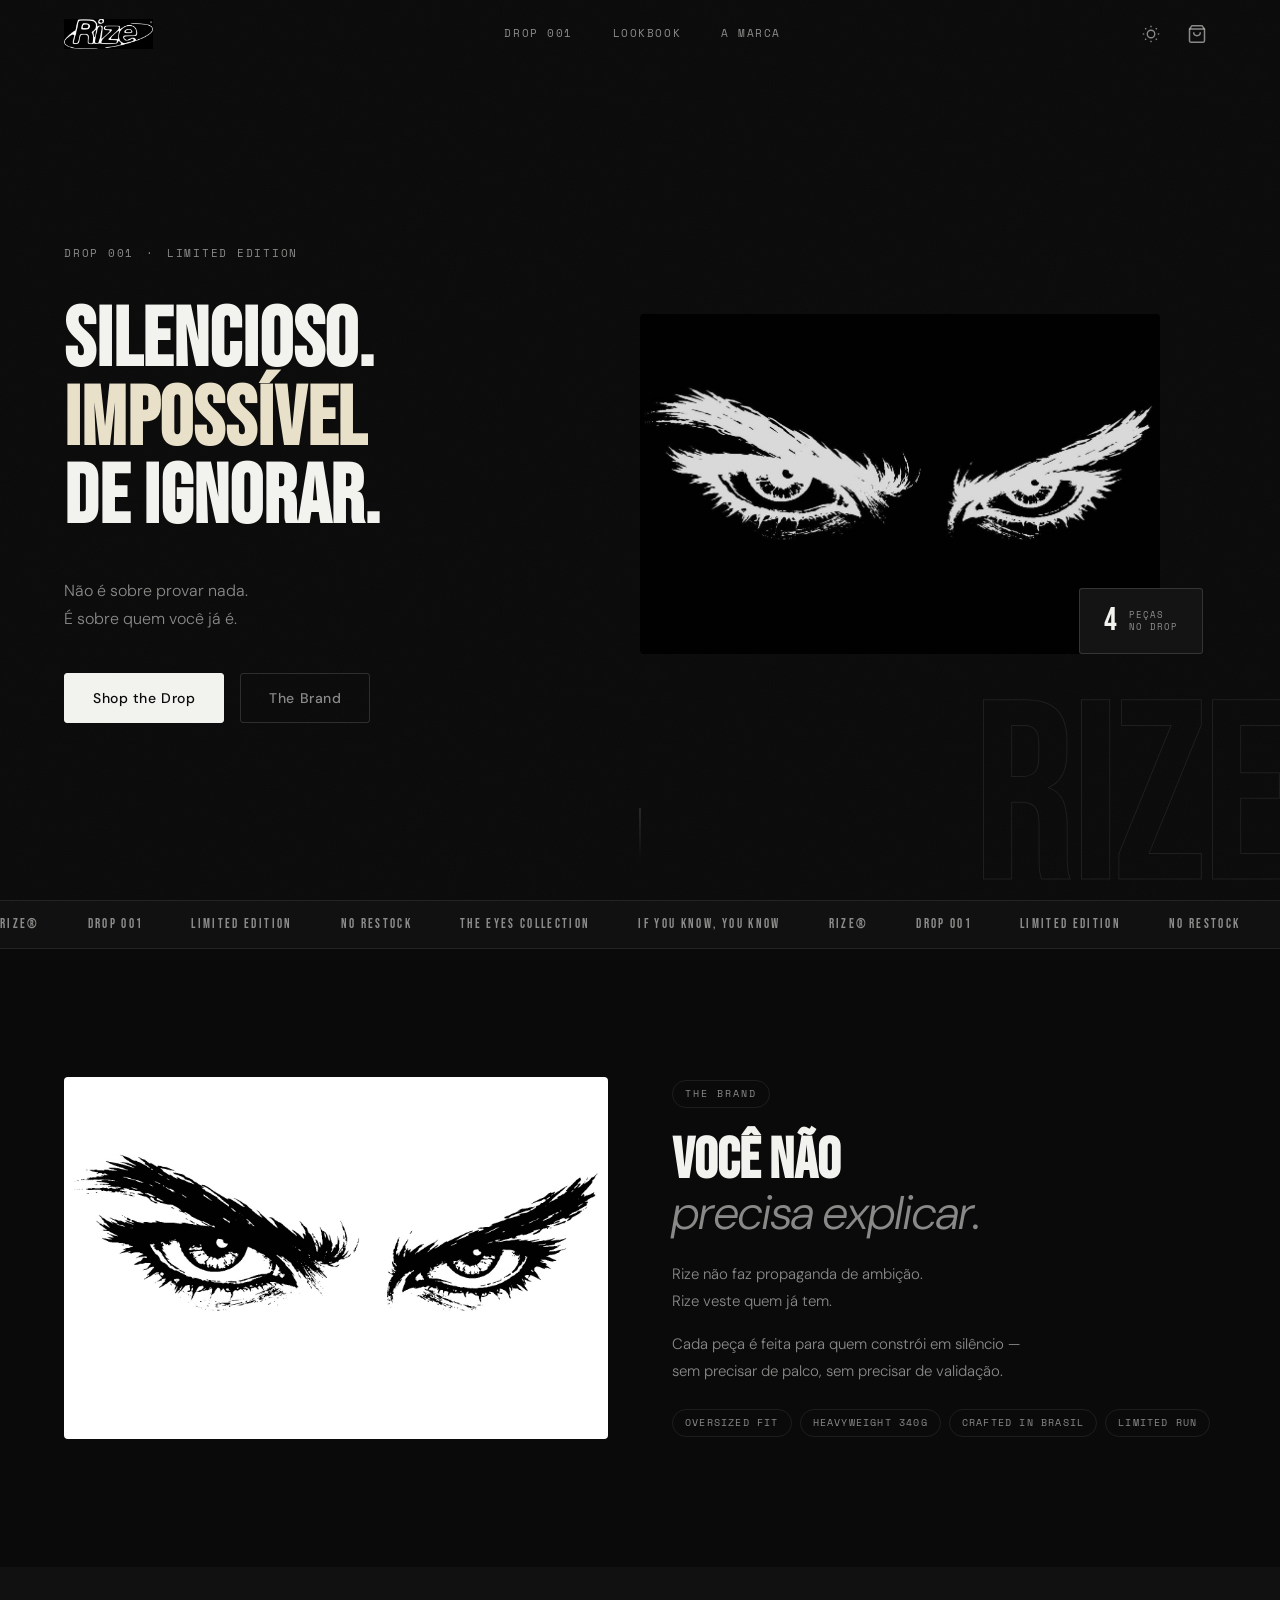
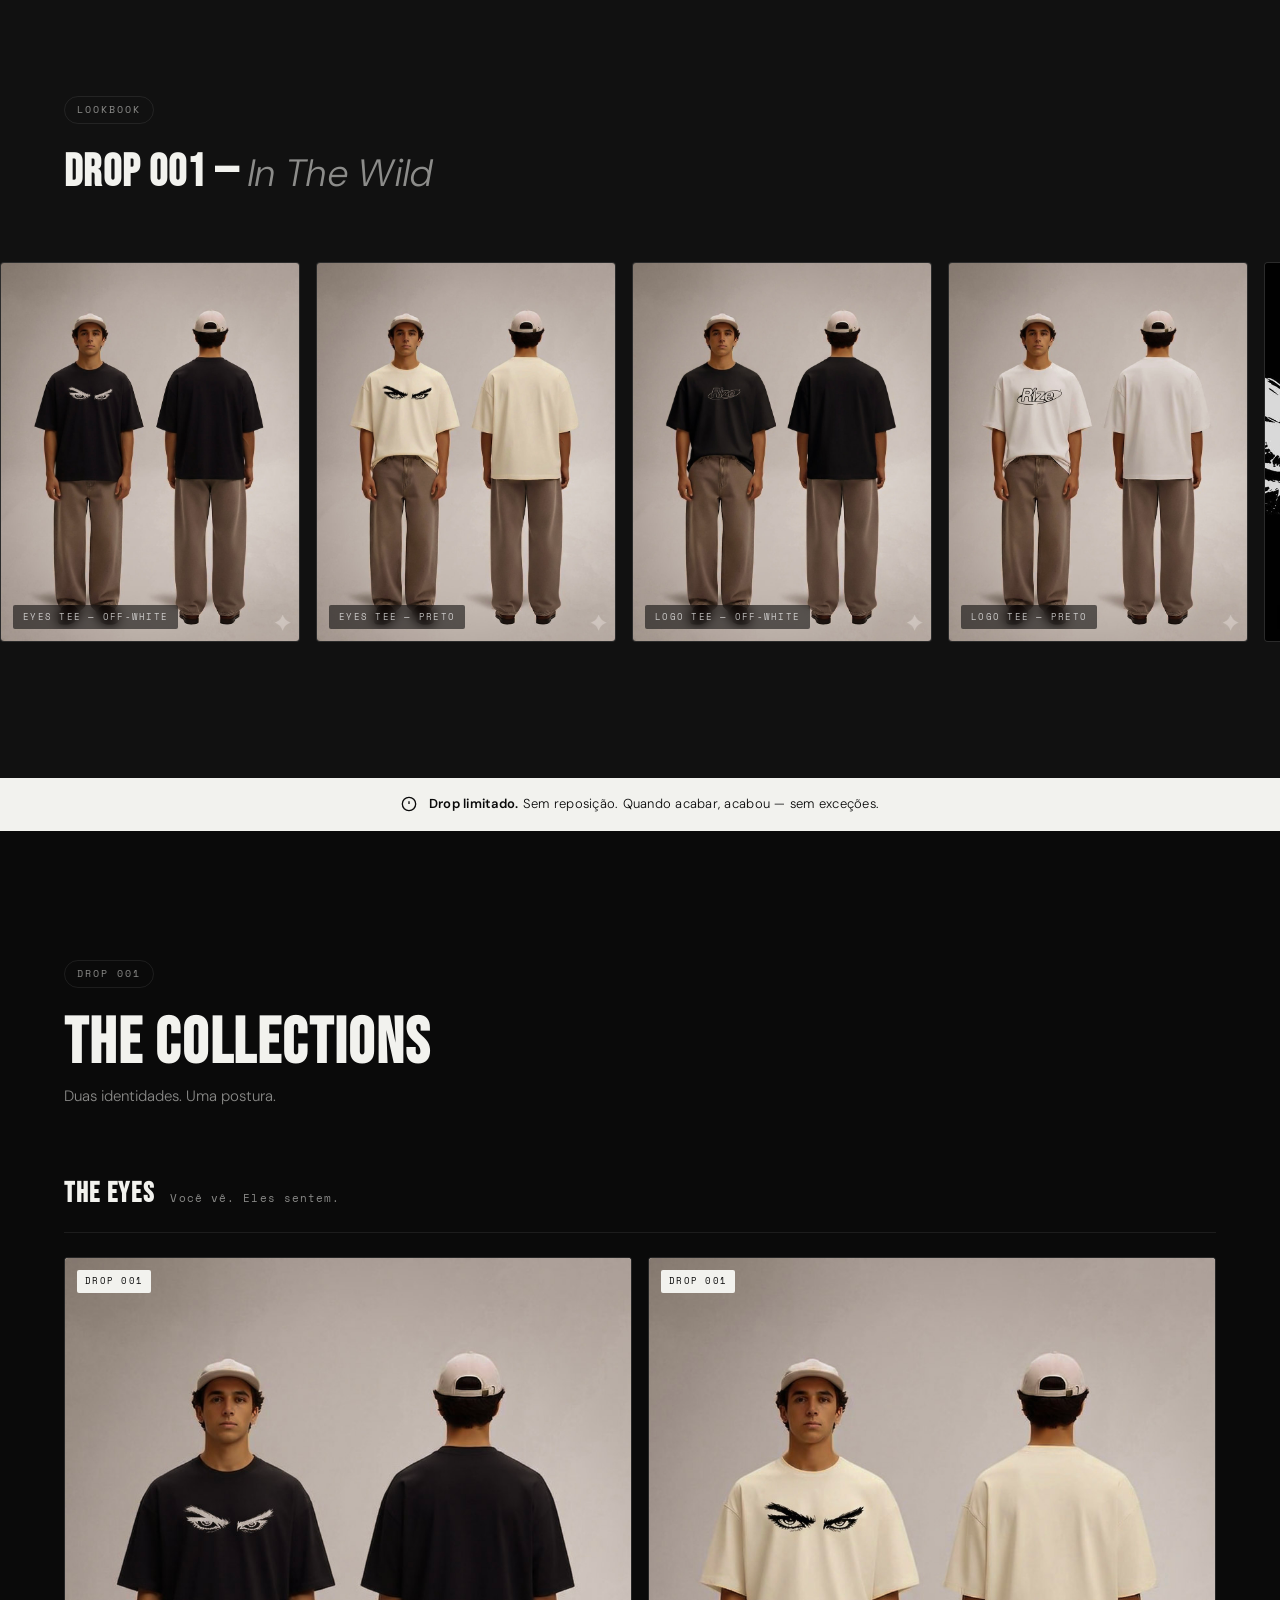
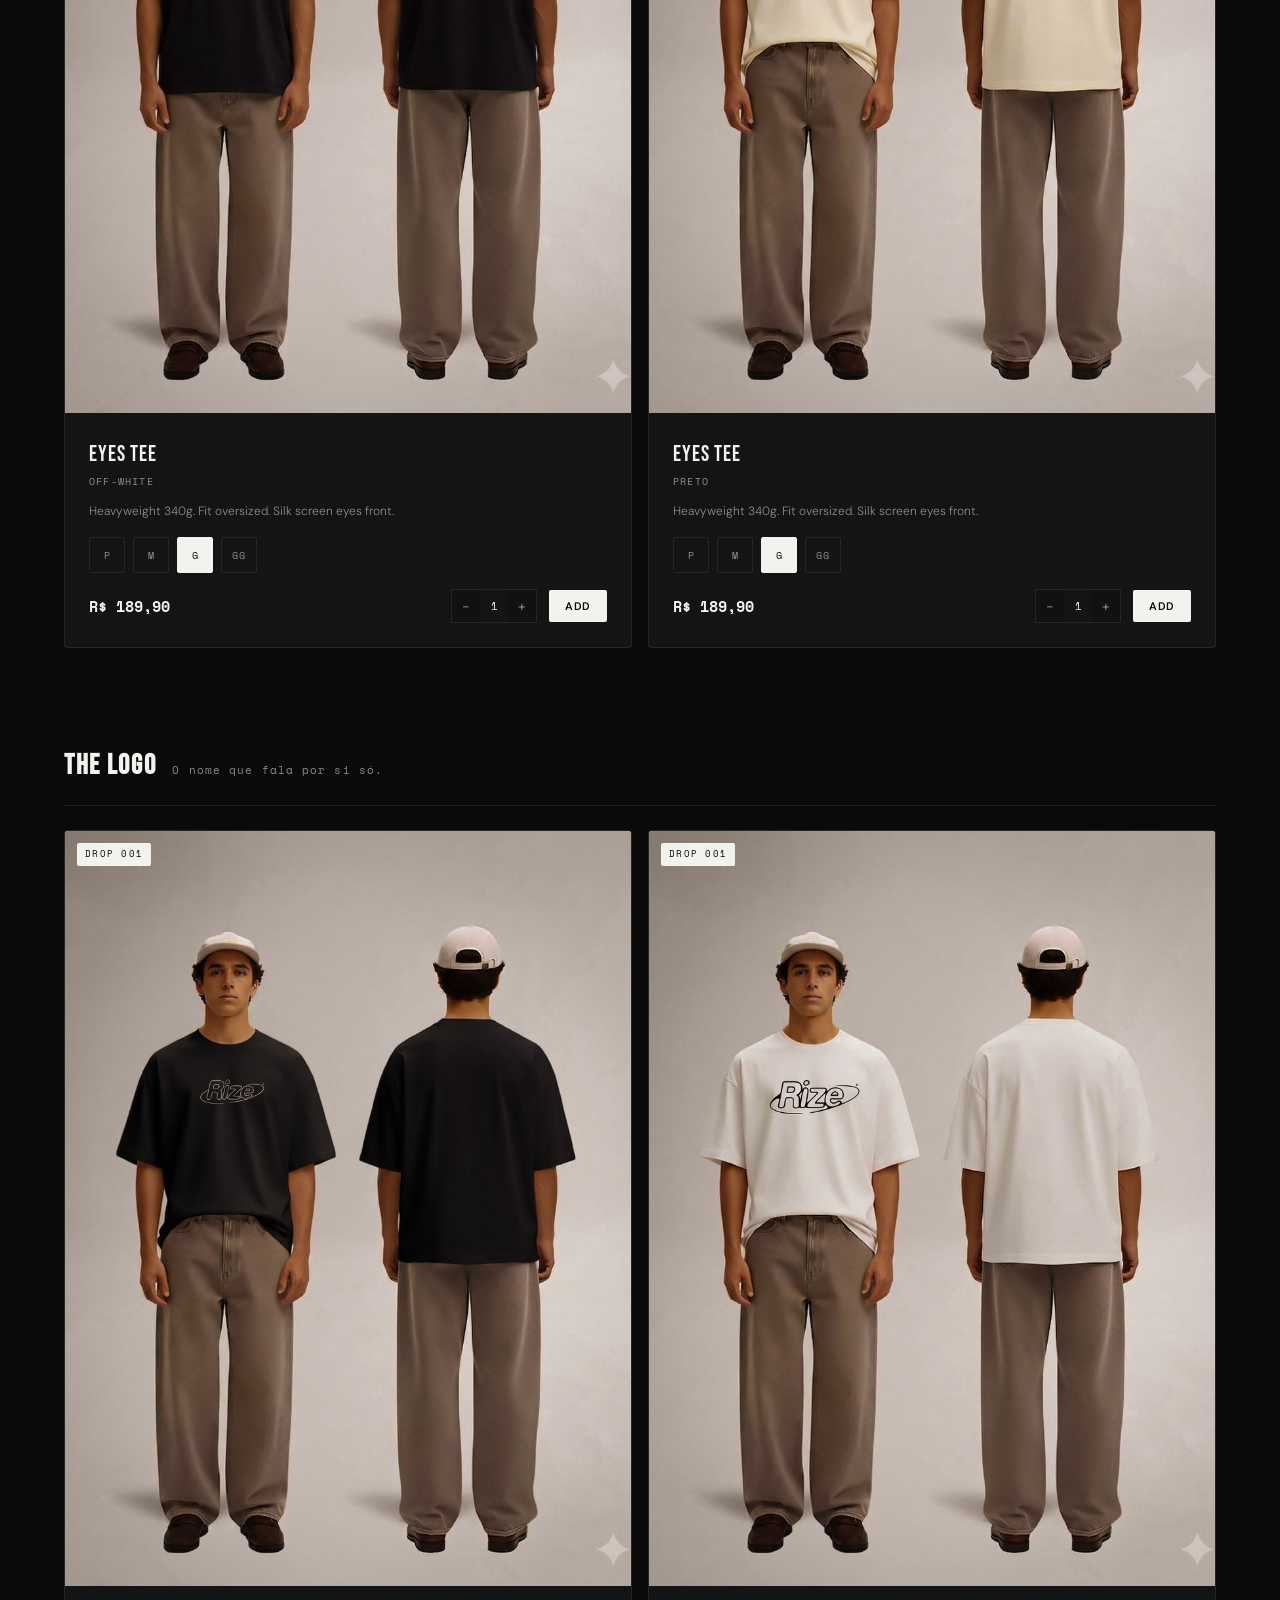
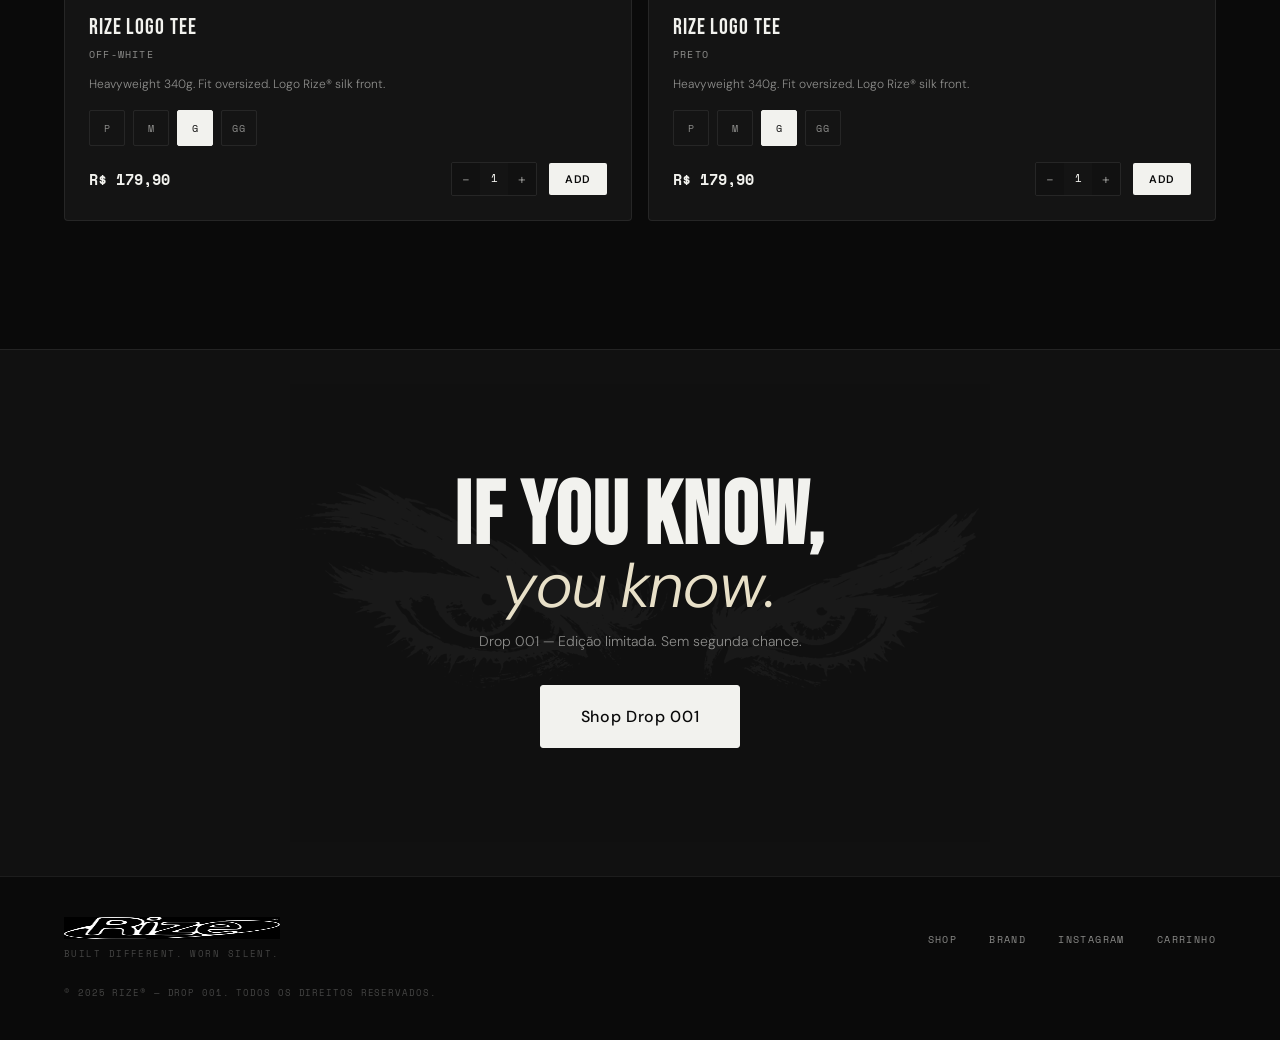
<file: index.html>
<!DOCTYPE html>
<html lang="pt-BR" data-theme="dark">
<head>
  <meta charset="UTF-8" />
  <meta name="viewport" content="width=device-width, initial-scale=1.0" />
  <title>Rize® — Drop 001 | The Eyes Collection</title>
  <meta name="description" content="Drop 001. Edição limitada. Sem reposição." />
  <link rel="preconnect" href="https://fonts.googleapis.com" />
  <link rel="preconnect" href="https://fonts.gstatic.com" crossorigin />
  <link href="https://fonts.googleapis.com/css2?family=Bebas+Neue&family=DM+Sans:ital,wght@0,300;0,400;0,500;0,600;1,300&family=Space+Mono:wght@400;700&display=swap" rel="stylesheet" />
  <link rel="stylesheet" href="css/style.css" />
</head>
<body>

  <!-- ==============================
       HEADER / NAV
  ============================== -->
  <header class="header" id="header">
    <div class="header__inner">

      <!-- Left: Logo -->
      <a href="index.html" class="header__logo" aria-label="Rize Home">
        <img src="assets/images/logo-white.png" alt="Rize®" class="header__logo-img header__logo-dark" />
        <img src="assets/images/logo-black.png" alt="Rize®" class="header__logo-img header__logo-light" />
      </a>

      <!-- Center: Nav Links (desktop) -->
      <nav class="header__nav" aria-label="Main navigation">
        <a href="#drop" class="header__nav-link">Drop 001</a>
        <a href="#gallery" class="header__nav-link">Lookbook</a>
        <a href="#identity" class="header__nav-link">A Marca</a>
      </nav>

      <!-- Right: Actions -->
      <div class="header__actions">
        <!-- Theme toggle -->
        <button class="header__icon-btn" id="themeToggle" aria-label="Alternar tema">
          <svg class="icon-moon" width="18" height="18" viewBox="0 0 24 24" fill="none" stroke="currentColor" stroke-width="1.8">
            <path d="M21 12.79A9 9 0 1111.21 3 7 7 0 0021 12.79z"/>
          </svg>
          <svg class="icon-sun" width="18" height="18" viewBox="0 0 24 24" fill="none" stroke="currentColor" stroke-width="1.8">
            <circle cx="12" cy="12" r="5"/>
            <line x1="12" y1="1" x2="12" y2="3"/><line x1="12" y1="21" x2="12" y2="23"/>
            <line x1="4.22" y1="4.22" x2="5.64" y2="5.64"/><line x1="18.36" y1="18.36" x2="19.78" y2="19.78"/>
            <line x1="1" y1="12" x2="3" y2="12"/><line x1="21" y1="12" x2="23" y2="12"/>
            <line x1="4.22" y1="19.78" x2="5.64" y2="18.36"/><line x1="18.36" y1="5.64" x2="19.78" y2="4.22"/>
          </svg>
        </button>

        <!-- Cart -->
        <button class="header__icon-btn header__cart-btn" id="cartToggle" aria-label="Carrinho">
          <svg width="20" height="20" viewBox="0 0 24 24" fill="none" stroke="currentColor" stroke-width="1.8">
            <path d="M6 2L3 6v14a2 2 0 002 2h14a2 2 0 002-2V6l-3-4z"/>
            <line x1="3" y1="6" x2="21" y2="6"/>
            <path d="M16 10a4 4 0 01-8 0"/>
          </svg>
          <span class="header__cart-badge" id="cartCount" aria-live="polite">0</span>
        </button>

        <!-- Mobile menu -->
        <button class="header__menu-btn" id="menuToggle" aria-label="Menu" aria-expanded="false">
          <span class="header__burger"></span>
        </button>
      </div>
    </div>

    <!-- Mobile Nav -->
    <div class="header__mobile" id="mobileNav" aria-hidden="true">
      <a href="#drop" class="header__mobile-link">Drop 001</a>
      <a href="#gallery" class="header__mobile-link">Lookbook</a>
      <a href="#identity" class="header__mobile-link">A Marca</a>
      <a href="cart.html" class="header__mobile-link">Finalizar pedido →</a>
    </div>
  </header>

  <!-- ==============================
       HERO
  ============================== -->
  <section class="hero" id="hero">
    <div class="hero__grain"></div>
    <div class="hero__bg-word" aria-hidden="true">RIZE</div>

    <div class="hero__content">
      <div class="hero__eyebrow">
        <span class="tag">Drop 001</span>
        <span class="tag tag--dot" aria-hidden="true">·</span>
        <span class="tag">Limited Edition</span>
      </div>

      <h1 class="hero__headline">
        <span class="reveal-line">Silencioso.</span>
        <span class="reveal-line accent-text">Impossível</span>
        <span class="reveal-line">de ignorar.</span>
      </h1>

      <p class="hero__sub reveal-fade">
        Não é sobre provar nada.<br />É sobre quem você já é.
      </p>

      <div class="hero__actions reveal-fade" style="--delay:.55s">
        <a href="#drop" class="btn btn--primary">Shop the Drop</a>
        <a href="#identity" class="btn btn--outline">The Brand</a>
      </div>
    </div>

    <div class="hero__visual reveal-slide">
      <div class="hero__img-frame">
        <!-- Black bg eyes — looks great on dark naturally -->
        <img src="assets/images/black-eye.png" alt="Rize® — The Eyes" class="hero__img" />
      </div>
      <div class="hero__stat-pill">
        <span class="hero__stat-num">4</span>
        <span class="hero__stat-label">peças<br />no drop</span>
      </div>
    </div>

    <div class="hero__scroll-cue" aria-hidden="true">
      <div class="hero__scroll-line"></div>
    </div>
  </section>

  <!-- ==============================
       TICKER
  ============================== -->
  <div class="ticker" aria-hidden="true">
    <div class="ticker__track">
      <span>RIZE®</span><span>DROP 001</span><span>LIMITED EDITION</span><span>NO RESTOCK</span><span>THE EYES COLLECTION</span><span>IF YOU KNOW, YOU KNOW</span>
      <span>RIZE®</span><span>DROP 001</span><span>LIMITED EDITION</span><span>NO RESTOCK</span><span>THE EYES COLLECTION</span><span>IF YOU KNOW, YOU KNOW</span>
      <span>RIZE®</span><span>DROP 001</span><span>LIMITED EDITION</span><span>NO RESTOCK</span><span>THE EYES COLLECTION</span><span>IF YOU KNOW, YOU KNOW</span>
    </div>
  </div>

  <!-- ==============================
       IDENTITY
  ============================== -->
  <section class="identity" id="identity">
    <div class="container">
      <div class="identity__grid">
        <div class="identity__visual scroll-reveal">
          <!-- White bg eyes — needs bg context for readability -->
          <div class="identity__eyes-wrap">
            <img src="assets/images/white-eye.png" alt="" aria-hidden="true" class="identity__eyes-img" />
          </div>
        </div>
        <div class="identity__text scroll-reveal" style="--sr-delay:.15s">
          <span class="label">The Brand</span>
          <h2 class="identity__headline">
            Você não<br /><em>precisa explicar.</em>
          </h2>
          <p class="body-text">
            Rize não faz propaganda de ambição.<br />
            Rize veste quem já tem.
          </p>
          <p class="body-text">
            Cada peça é feita para quem constrói em silêncio —<br />
            sem precisar de palco, sem precisar de validação.
          </p>
          <div class="identity__pills">
            <span class="pill">Oversized fit</span>
            <span class="pill">Heavyweight 340g</span>
            <span class="pill">Crafted in Brasil</span>
            <span class="pill">Limited run</span>
          </div>
        </div>
      </div>
    </div>
  </section>

  <!-- ==============================
       AUTO CAROUSEL / LOOKBOOK
  ============================== -->
  <section class="gallery" id="gallery">
    <div class="container">
      <div class="gallery__header scroll-reveal">
        <span class="label">Lookbook</span>
        <h2 class="gallery__headline">Drop 001 — <em>In The Wild</em></h2>
      </div>
    </div>

    <div class="autoplay-carousel">
      <div class="autoplay-carousel__track" id="autoCarouselTrack">
        <!-- Cloned for seamless loop — JS builds this -->
      </div>
    </div>
  </section>

  <!-- ==============================
       SCARCITY
  ============================== -->
  <div class="scarcity-bar">
    <div class="scarcity-bar__inner">
      <svg width="16" height="16" viewBox="0 0 24 24" fill="none" stroke="currentColor" stroke-width="2" aria-hidden="true">
        <circle cx="12" cy="12" r="10"/><line x1="12" y1="8" x2="12" y2="12"/><line x1="12" y1="16" x2="12.01" y2="16"/>
      </svg>
      <p><strong>Drop limitado.</strong> Sem reposição. Quando acabar, acabou — sem exceções.</p>
    </div>
  </div>

  <!-- ==============================
       PRODUCTS / DROP 001
  ============================== -->
  <section class="drop" id="drop">
    <div class="container">
      <div class="drop__header scroll-reveal">
        <span class="label">Drop 001</span>
        <h2 class="drop__headline">The Collections</h2>
        <p class="drop__sub">Duas identidades. Uma postura.</p>
      </div>

      <!-- Collection: Eyes -->
      <div class="collection scroll-reveal">
        <div class="collection__header">
          <h3 class="collection__name">The Eyes</h3>
          <p class="collection__desc">Você vê. Eles sentem.</p>
        </div>
        <div class="products-grid" id="eyesGrid"></div>
      </div>

      <!-- Collection: Logo -->
      <div class="collection scroll-reveal" style="--sr-delay:.1s">
        <div class="collection__header">
          <h3 class="collection__name">The Logo</h3>
          <p class="collection__desc">O nome que fala por si só.</p>
        </div>
        <div class="products-grid" id="logoGrid"></div>
      </div>
    </div>
  </section>

  <!-- ==============================
       FINAL CTA
  ============================== -->
  <section class="cta-final">
    <div class="cta-final__eyes-bg" aria-hidden="true">
      <img src="assets/images/black-eye.png" alt="" />
    </div>
    <div class="container">
      <div class="cta-final__content scroll-reveal">
        <h2 class="cta-final__headline">
          If you know,<br /><em>you know.</em>
        </h2>
        <p class="cta-final__sub">Drop 001 — Edição limitada. Sem segunda chance.</p>
        <a href="#drop" class="btn btn--primary btn--lg">Shop Drop 001</a>
      </div>
    </div>
  </section>

  <!-- ==============================
       FOOTER
  ============================== -->
  <footer class="footer">
    <div class="container">
      <div class="footer__inner">
        <div class="footer__brand">
          <img src="assets/images/logo-white.png" alt="Rize®" class="footer__logo footer__logo-dark" />
          <img src="assets/images/logo-black.png" alt="Rize®" class="footer__logo footer__logo-light" />
          <p class="footer__tagline">Built different. Worn silent.</p>
        </div>
        <div class="footer__links">
          <a href="#drop" class="footer__link">Shop</a>
          <a href="#identity" class="footer__link">Brand</a>
          <a href="https://instagram.com" target="_blank" rel="noopener" class="footer__link">Instagram</a>
          <a href="cart.html" class="footer__link">Carrinho</a>
        </div>
        <p class="footer__copy">© 2025 Rize® — Drop 001. Todos os direitos reservados.</p>
      </div>
    </div>
  </footer>

  <!-- ==============================
       CART DRAWER (sidebar)
  ============================== -->
  <div class="drawer-overlay" id="drawerOverlay"></div>
  <aside class="cart-drawer" id="cartDrawer" aria-label="Carrinho">
    <div class="cart-drawer__header">
      <h3 class="cart-drawer__title">Your Bag</h3>
      <button class="cart-drawer__close" id="cartClose" aria-label="Fechar carrinho">
        <svg width="16" height="16" viewBox="0 0 24 24" fill="none" stroke="currentColor" stroke-width="2">
          <line x1="18" y1="6" x2="6" y2="18"/><line x1="6" y1="6" x2="18" y2="18"/>
        </svg>
      </button>
    </div>
    <div class="cart-drawer__items" id="drawerItems">
      <p class="cart-drawer__empty">Seu carrinho está vazio.</p>
    </div>
    <div class="cart-drawer__footer" id="drawerFooter" style="display:none">
      <div class="cart-drawer__subtotal">
        <span>Subtotal</span>
        <span id="drawerSubtotal">R$ 0,00</span>
      </div>
      <a href="cart.html" class="btn btn--primary btn--full">
        Finalizar pedido →
      </a>
      <p class="cart-drawer__note">Entrega via WhatsApp. Rápido e seguro.</p>
    </div>
  </aside>

  <!-- Toast -->
  <div class="toast" id="toast" role="status" aria-live="polite"></div>

  <script src="js/data.js"></script>
  <script src="js/cart.js"></script>
  <script src="js/ui.js"></script>
  <script src="js/main.js"></script>
</body>
</html>
</file>
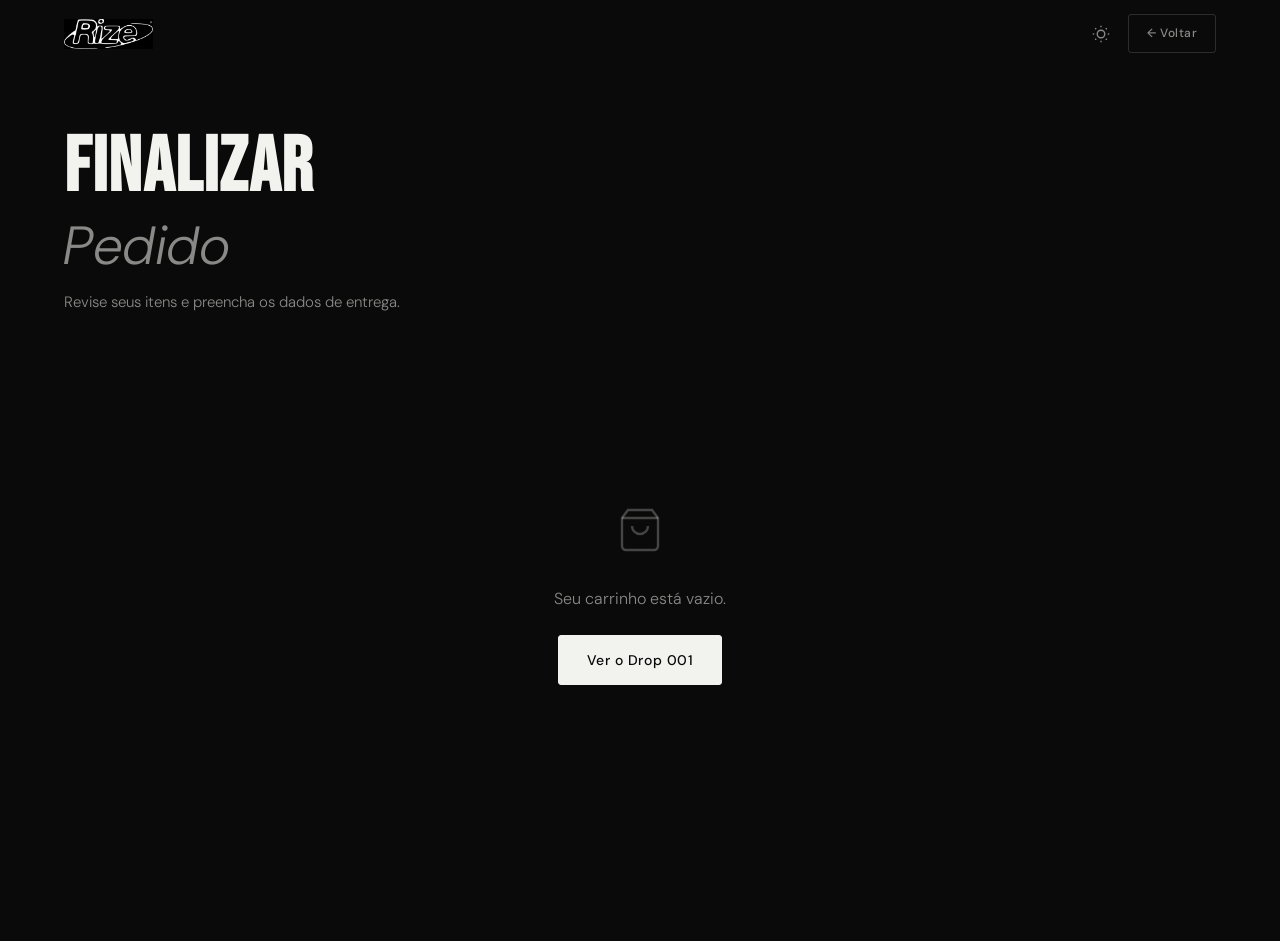
<file: cart.html>
<!DOCTYPE html>
<html lang="pt-BR" data-theme="dark">
<head>
  <meta charset="UTF-8" />
  <meta name="viewport" content="width=device-width, initial-scale=1.0" />
  <title>Rize® — Finalizar Pedido</title>
  <link rel="preconnect" href="https://fonts.googleapis.com" />
  <link rel="preconnect" href="https://fonts.gstatic.com" crossorigin />
  <link href="https://fonts.googleapis.com/css2?family=Bebas+Neue&family=DM+Sans:ital,wght@0,300;0,400;0,500;0,600;1,300&family=Space+Mono:wght@400;700&display=swap" rel="stylesheet" />
  <link rel="stylesheet" href="css/style.css" />
  <link rel="stylesheet" href="css/cart-page.css" />
</head>
<body class="cart-page-body">

  <!-- Header simplified -->
  <header class="header header--minimal" id="header">
    <div class="header__inner">
      <a href="index.html" class="header__logo">
        <img src="assets/images/logo-white.png" alt="Rize®" class="header__logo-img header__logo-dark" />
        <img src="assets/images/logo-black.png" alt="Rize®" class="header__logo-img header__logo-light" />
      </a>
      <div class="header__actions">
        <button class="header__icon-btn" id="themeToggle" aria-label="Alternar tema">
          <svg class="icon-moon" width="18" height="18" viewBox="0 0 24 24" fill="none" stroke="currentColor" stroke-width="1.8">
            <path d="M21 12.79A9 9 0 1111.21 3 7 7 0 0021 12.79z"/>
          </svg>
          <svg class="icon-sun" width="18" height="18" viewBox="0 0 24 24" fill="none" stroke="currentColor" stroke-width="1.8">
            <circle cx="12" cy="12" r="5"/>
            <line x1="12" y1="1" x2="12" y2="3"/><line x1="12" y1="21" x2="12" y2="23"/>
            <line x1="4.22" y1="4.22" x2="5.64" y2="5.64"/><line x1="18.36" y1="18.36" x2="19.78" y2="19.78"/>
            <line x1="1" y1="12" x2="3" y2="12"/><line x1="21" y1="12" x2="23" y2="12"/>
            <line x1="4.22" y1="19.78" x2="5.64" y2="18.36"/><line x1="18.36" y1="5.64" x2="19.78" y2="4.22"/>
          </svg>
        </button>
        <a href="index.html" class="btn btn--outline btn--sm">← Voltar</a>
      </div>
    </div>
  </header>

  <main class="cart-page">
    <div class="container">

      <!-- Page title -->
      <div class="cart-page__header">
        <h1 class="cart-page__title">Finalizar<br /><em>Pedido</em></h1>
        <p class="cart-page__sub">Revise seus itens e preencha os dados de entrega.</p>
      </div>

      <!-- Empty state -->
      <div class="cart-page__empty" id="cartEmpty">
        <div class="cart-page__empty-icon" aria-hidden="true">
          <svg width="48" height="48" viewBox="0 0 24 24" fill="none" stroke="currentColor" stroke-width="1.2">
            <path d="M6 2L3 6v14a2 2 0 002 2h14a2 2 0 002-2V6l-3-4z"/>
            <line x1="3" y1="6" x2="21" y2="6"/>
            <path d="M16 10a4 4 0 01-8 0"/>
          </svg>
        </div>
        <p>Seu carrinho está vazio.</p>
        <a href="../index.html#drop" class="btn btn--primary">Ver o Drop 001</a>
      </div>

      <!-- Cart content (when has items) -->
      <div class="cart-page__layout" id="cartLayout" style="display:none">

        <!-- LEFT: Items + Form -->
        <div class="cart-page__left">

          <!-- Items list -->
          <div class="cart-section">
            <h2 class="cart-section__title">
              <svg width="16" height="16" viewBox="0 0 24 24" fill="none" stroke="currentColor" stroke-width="2">
                <path d="M6 2L3 6v14a2 2 0 002 2h14a2 2 0 002-2V6l-3-4z"/>
                <line x1="3" y1="6" x2="21" y2="6"/>
              </svg>
              Seus itens
            </h2>
            <div id="cartPageItems"></div>
          </div>

          <!-- Delivery form -->
          <div class="cart-section">
            <h2 class="cart-section__title">
              <svg width="16" height="16" viewBox="0 0 24 24" fill="none" stroke="currentColor" stroke-width="2">
                <path d="M21 10c0 7-9 13-9 13s-9-6-9-13a9 9 0 0118 0z"/>
                <circle cx="12" cy="10" r="3"/>
              </svg>
              Dados de entrega
            </h2>

            <div class="checkout-form">
              <div class="form-row-2">
                <div class="form-field">
                  <label class="form-label" for="f-nome">Nome completo *</label>
                  <input type="text" id="f-nome" class="form-input" placeholder="João Silva" autocomplete="name" required />
                </div>
                <div class="form-field">
                  <label class="form-label" for="f-cpf">CPF *</label>
                  <input type="text" id="f-cpf" class="form-input" placeholder="000.000.000-00" maxlength="14" autocomplete="off" required />
                </div>
              </div>

              <div class="form-row-2">
                <div class="form-field">
                  <label class="form-label" for="f-tel">WhatsApp *</label>
                  <input type="tel" id="f-tel" class="form-input" placeholder="(48) 99999-9999" autocomplete="tel" required />
                </div>
                <div class="form-field">
                  <label class="form-label" for="f-email">E-mail</label>
                  <input type="email" id="f-email" class="form-input" placeholder="joao@email.com" autocomplete="email" />
                </div>
              </div>

              <div class="form-divider">
                <span>Endereço de entrega</span>
              </div>

              <div class="form-row-cep">
                <div class="form-field">
                  <label class="form-label" for="f-cep">CEP *</label>
                  <div class="form-input-group">
                    <input type="text" id="f-cep" class="form-input" placeholder="88000-000" maxlength="9" required />
                    <button type="button" class="form-cep-btn" id="cepLookup" title="Buscar CEP">
                      <svg width="14" height="14" viewBox="0 0 24 24" fill="none" stroke="currentColor" stroke-width="2">
                        <circle cx="11" cy="11" r="8"/><line x1="21" y1="21" x2="16.65" y2="16.65"/>
                      </svg>
                    </button>
                  </div>
                </div>
                <div class="form-field">
                  <label class="form-label" for="f-estado">UF *</label>
                  <input type="text" id="f-estado" class="form-input" placeholder="SC" maxlength="2" autocomplete="address-level1" required />
                </div>
              </div>

              <div class="form-field">
                <label class="form-label" for="f-cidade">Cidade *</label>
                <input type="text" id="f-cidade" class="form-input" placeholder="Florianópolis" autocomplete="address-level2" required />
              </div>

              <div class="form-row-2">
                <div class="form-field form-field--grow">
                  <label class="form-label" for="f-rua">Rua / Avenida *</label>
                  <input type="text" id="f-rua" class="form-input" placeholder="Rua das Flores" autocomplete="address-line1" required />
                </div>
                <div class="form-field">
                  <label class="form-label" for="f-num">Número *</label>
                  <input type="text" id="f-num" class="form-input" placeholder="123" required />
                </div>
              </div>

              <div class="form-field">
                <label class="form-label" for="f-comp">Complemento</label>
                <input type="text" id="f-comp" class="form-input" placeholder="Apto 42, Bloco B" autocomplete="address-line2" />
              </div>

              <div class="form-field">
                <label class="form-label" for="f-bairro">Bairro *</label>
                <input type="text" id="f-bairro" class="form-input" placeholder="Centro" required />
              </div>

              <div class="form-divider">
                <span>Observações</span>
              </div>

              <div class="form-field">
                <label class="form-label" for="f-obs">Observações do pedido</label>
                <textarea id="f-obs" class="form-input form-textarea" placeholder="Instruções especiais, referências de entrega..."></textarea>
              </div>
            </div>
          </div>
        </div>

        <!-- RIGHT: Order Summary -->
        <div class="cart-page__right">
          <div class="order-summary">
            <h2 class="order-summary__title">Order Summary</h2>

            <!-- Items snapshot -->
            <div id="summaryItems" class="order-summary__items"></div>

            <!-- Pricing -->
            <div class="order-summary__pricing">
              <div class="order-summary__row">
                <span>Subtotal</span>
                <span id="summarySubtotal">R$ 0,00</span>
              </div>
              <div class="order-summary__row">
                <span>Frete</span>
                <span class="order-summary__shipping">A combinar</span>
              </div>
              <div class="order-summary__row order-summary__row--total">
                <span>Total</span>
                <span id="summaryTotal">R$ 0,00</span>
              </div>
            </div>

            <!-- Security badges -->
            <div class="order-summary__badges">
              <div class="trust-badge">
                <svg width="14" height="14" viewBox="0 0 24 24" fill="none" stroke="currentColor" stroke-width="2">
                  <path d="M12 22s8-4 8-10V5l-8-3-8 3v7c0 6 8 10 8 10z"/>
                </svg>
                <span>Pedido seguro via WhatsApp</span>
              </div>
              <div class="trust-badge">
                <svg width="14" height="14" viewBox="0 0 24 24" fill="none" stroke="currentColor" stroke-width="2">
                  <polyline points="20 6 9 17 4 12"/>
                </svg>
                <span>Confirmação em até 2h</span>
              </div>
            </div>

            <!-- CTA -->
            <button type="button" class="btn btn--whatsapp btn--full" id="whatsappBtn">
              <svg width="20" height="20" viewBox="0 0 24 24" fill="currentColor" aria-hidden="true">
                <path d="M17.472 14.382c-.297-.149-1.758-.867-2.03-.967-.273-.099-.471-.148-.67.15-.197.297-.767.966-.94 1.164-.173.199-.347.223-.644.075-.297-.15-1.255-.463-2.39-1.475-.883-.788-1.48-1.761-1.653-2.059-.173-.297-.018-.458.13-.606.134-.133.298-.347.446-.52.149-.174.198-.298.298-.497.099-.198.05-.371-.025-.52-.075-.149-.669-1.612-.916-2.207-.242-.579-.487-.5-.669-.51-.173-.008-.371-.01-.57-.01-.198 0-.52.074-.792.372-.272.297-1.04 1.016-1.04 2.479 0 1.462 1.065 2.875 1.213 3.074.149.198 2.096 3.2 5.077 4.487.709.306 1.262.489 1.694.625.712.227 1.36.195 1.871.118.571-.085 1.758-.719 2.006-1.413.248-.694.248-1.289.173-1.413-.074-.124-.272-.198-.57-.347m-5.421 7.403h-.004a9.87 9.87 0 01-5.031-1.378l-.361-.214-3.741.982.998-3.648-.235-.374a9.86 9.86 0 01-1.51-5.26c.001-5.45 4.436-9.884 9.888-9.884 2.64 0 5.122 1.03 6.988 2.898a9.825 9.825 0 012.893 6.994c-.003 5.45-4.437 9.884-9.885 9.884m8.413-18.297A11.815 11.815 0 0012.05 0C5.495 0 .16 5.335.157 11.892c0 2.096.547 4.142 1.588 5.945L.057 24l6.305-1.654a11.882 11.882 0 005.683 1.448h.005c6.554 0 11.89-5.335 11.893-11.893a11.821 11.821 0 00-3.48-8.413z"/>
              </svg>
              Enviar pedido via WhatsApp
            </button>
            <p class="order-summary__disclaimer">
              Você será redirecionado ao WhatsApp com todos os dados do pedido prontos para enviar.
            </p>
          </div>
        </div>

      </div><!-- /.cart-page__layout -->
    </div>
  </main>

  <div class="toast" id="toast" role="status" aria-live="polite"></div>

  <script src="js/data.js"></script>
  <script src="js/cart.js"></script>
  <script src="js/cart-page.js"></script>
</body>
</html>
</file>
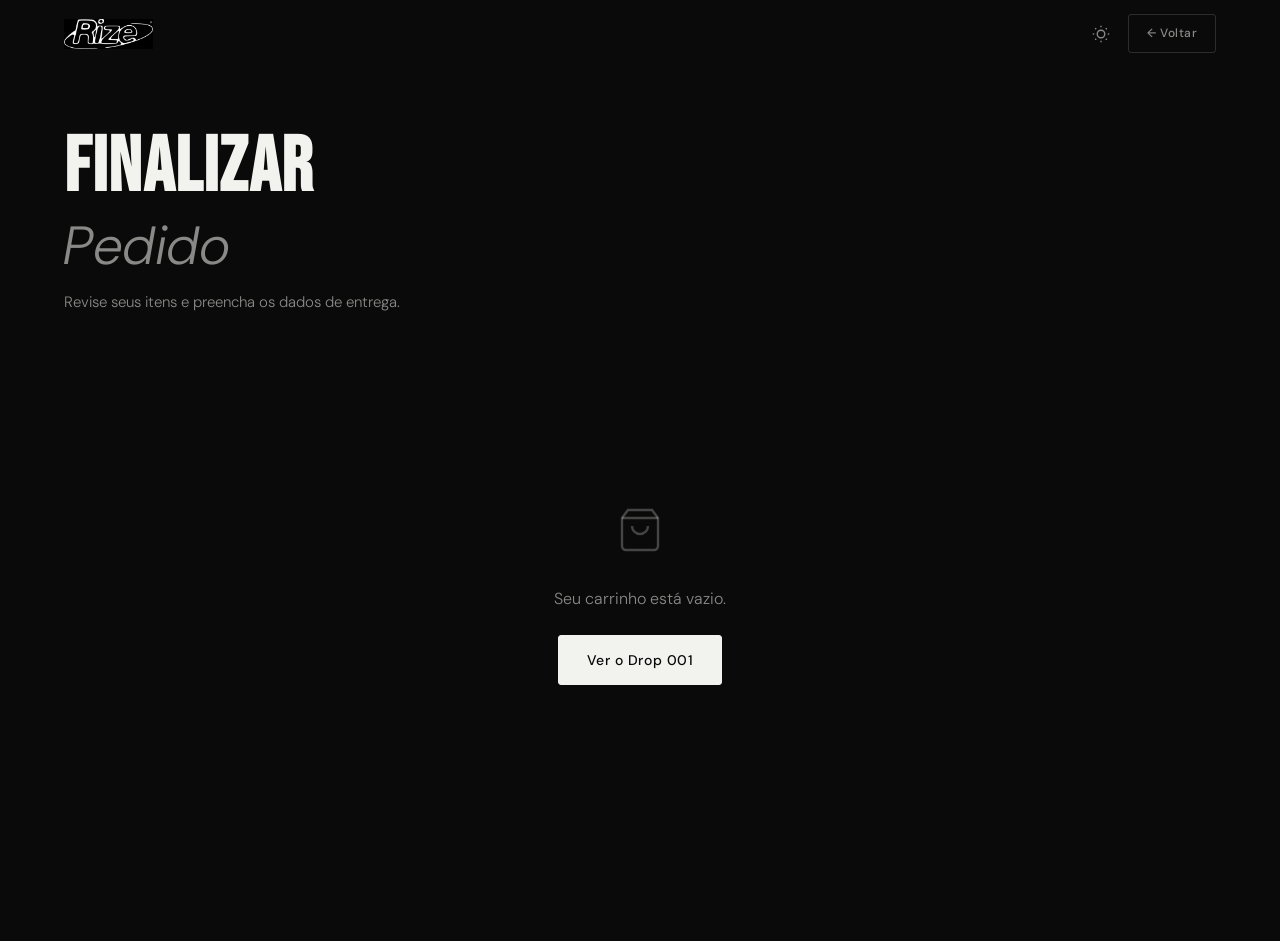
<file: pages/cart.html>
<!DOCTYPE html>
<html lang="pt-BR" data-theme="dark">
<head>
  <meta charset="UTF-8" />
  <meta name="viewport" content="width=device-width, initial-scale=1.0" />
  <title>Rize® — Finalizar Pedido</title>
  <link rel="preconnect" href="https://fonts.googleapis.com" />
  <link rel="preconnect" href="https://fonts.gstatic.com" crossorigin />
  <link href="https://fonts.googleapis.com/css2?family=Bebas+Neue&family=DM+Sans:ital,wght@0,300;0,400;0,500;0,600;1,300&family=Space+Mono:wght@400;700&display=swap" rel="stylesheet" />
  <link rel="stylesheet" href="../css/style.css" />
  <link rel="stylesheet" href="../css/cart-page.css" />
</head>
<body class="cart-page-body">

  <!-- Header simplified -->
  <header class="header header--minimal" id="header">
    <div class="header__inner">
      <a href="../index.html" class="header__logo">
        <img src="../assets/images/logo-white.png" alt="Rize®" class="header__logo-img header__logo-dark" />
        <img src="../assets/images/logo-black.png" alt="Rize®" class="header__logo-img header__logo-light" />
      </a>
      <div class="header__actions">
        <button class="header__icon-btn" id="themeToggle" aria-label="Alternar tema">
          <svg class="icon-moon" width="18" height="18" viewBox="0 0 24 24" fill="none" stroke="currentColor" stroke-width="1.8">
            <path d="M21 12.79A9 9 0 1111.21 3 7 7 0 0021 12.79z"/>
          </svg>
          <svg class="icon-sun" width="18" height="18" viewBox="0 0 24 24" fill="none" stroke="currentColor" stroke-width="1.8">
            <circle cx="12" cy="12" r="5"/>
            <line x1="12" y1="1" x2="12" y2="3"/><line x1="12" y1="21" x2="12" y2="23"/>
            <line x1="4.22" y1="4.22" x2="5.64" y2="5.64"/><line x1="18.36" y1="18.36" x2="19.78" y2="19.78"/>
            <line x1="1" y1="12" x2="3" y2="12"/><line x1="21" y1="12" x2="23" y2="12"/>
            <line x1="4.22" y1="19.78" x2="5.64" y2="18.36"/><line x1="18.36" y1="5.64" x2="19.78" y2="4.22"/>
          </svg>
        </button>
        <a href="../index.html" class="btn btn--outline btn--sm">← Voltar</a>
      </div>
    </div>
  </header>

  <main class="cart-page">
    <div class="container">

      <!-- Page title -->
      <div class="cart-page__header">
        <h1 class="cart-page__title">Finalizar<br /><em>Pedido</em></h1>
        <p class="cart-page__sub">Revise seus itens e preencha os dados de entrega.</p>
      </div>

      <!-- Empty state -->
      <div class="cart-page__empty" id="cartEmpty">
        <div class="cart-page__empty-icon" aria-hidden="true">
          <svg width="48" height="48" viewBox="0 0 24 24" fill="none" stroke="currentColor" stroke-width="1.2">
            <path d="M6 2L3 6v14a2 2 0 002 2h14a2 2 0 002-2V6l-3-4z"/>
            <line x1="3" y1="6" x2="21" y2="6"/>
            <path d="M16 10a4 4 0 01-8 0"/>
          </svg>
        </div>
        <p>Seu carrinho está vazio.</p>
        <a href="../index.html#drop" class="btn btn--primary">Ver o Drop 001</a>
      </div>

      <!-- Cart content (when has items) -->
      <div class="cart-page__layout" id="cartLayout" style="display:none">

        <!-- LEFT: Items + Form -->
        <div class="cart-page__left">

          <!-- Items list -->
          <div class="cart-section">
            <h2 class="cart-section__title">
              <svg width="16" height="16" viewBox="0 0 24 24" fill="none" stroke="currentColor" stroke-width="2">
                <path d="M6 2L3 6v14a2 2 0 002 2h14a2 2 0 002-2V6l-3-4z"/>
                <line x1="3" y1="6" x2="21" y2="6"/>
              </svg>
              Seus itens
            </h2>
            <div id="cartPageItems"></div>
          </div>

          <!-- Delivery form -->
          <div class="cart-section">
            <h2 class="cart-section__title">
              <svg width="16" height="16" viewBox="0 0 24 24" fill="none" stroke="currentColor" stroke-width="2">
                <path d="M21 10c0 7-9 13-9 13s-9-6-9-13a9 9 0 0118 0z"/>
                <circle cx="12" cy="10" r="3"/>
              </svg>
              Dados de entrega
            </h2>

            <div class="checkout-form">
              <div class="form-row-2">
                <div class="form-field">
                  <label class="form-label" for="f-nome">Nome completo *</label>
                  <input type="text" id="f-nome" class="form-input" placeholder="João Silva" autocomplete="name" required />
                </div>
                <div class="form-field">
                  <label class="form-label" for="f-cpf">CPF *</label>
                  <input type="text" id="f-cpf" class="form-input" placeholder="000.000.000-00" maxlength="14" autocomplete="off" required />
                </div>
              </div>

              <div class="form-row-2">
                <div class="form-field">
                  <label class="form-label" for="f-tel">WhatsApp *</label>
                  <input type="tel" id="f-tel" class="form-input" placeholder="(48) 99999-9999" autocomplete="tel" required />
                </div>
                <div class="form-field">
                  <label class="form-label" for="f-email">E-mail</label>
                  <input type="email" id="f-email" class="form-input" placeholder="joao@email.com" autocomplete="email" />
                </div>
              </div>

              <div class="form-divider">
                <span>Endereço de entrega</span>
              </div>

              <div class="form-row-cep">
                <div class="form-field">
                  <label class="form-label" for="f-cep">CEP *</label>
                  <div class="form-input-group">
                    <input type="text" id="f-cep" class="form-input" placeholder="88000-000" maxlength="9" required />
                    <button type="button" class="form-cep-btn" id="cepLookup" title="Buscar CEP">
                      <svg width="14" height="14" viewBox="0 0 24 24" fill="none" stroke="currentColor" stroke-width="2">
                        <circle cx="11" cy="11" r="8"/><line x1="21" y1="21" x2="16.65" y2="16.65"/>
                      </svg>
                    </button>
                  </div>
                </div>
                <div class="form-field">
                  <label class="form-label" for="f-estado">UF *</label>
                  <input type="text" id="f-estado" class="form-input" placeholder="SC" maxlength="2" autocomplete="address-level1" required />
                </div>
              </div>

              <div class="form-field">
                <label class="form-label" for="f-cidade">Cidade *</label>
                <input type="text" id="f-cidade" class="form-input" placeholder="Florianópolis" autocomplete="address-level2" required />
              </div>

              <div class="form-row-2">
                <div class="form-field form-field--grow">
                  <label class="form-label" for="f-rua">Rua / Avenida *</label>
                  <input type="text" id="f-rua" class="form-input" placeholder="Rua das Flores" autocomplete="address-line1" required />
                </div>
                <div class="form-field">
                  <label class="form-label" for="f-num">Número *</label>
                  <input type="text" id="f-num" class="form-input" placeholder="123" required />
                </div>
              </div>

              <div class="form-field">
                <label class="form-label" for="f-comp">Complemento</label>
                <input type="text" id="f-comp" class="form-input" placeholder="Apto 42, Bloco B" autocomplete="address-line2" />
              </div>

              <div class="form-field">
                <label class="form-label" for="f-bairro">Bairro *</label>
                <input type="text" id="f-bairro" class="form-input" placeholder="Centro" required />
              </div>

              <div class="form-divider">
                <span>Observações</span>
              </div>

              <div class="form-field">
                <label class="form-label" for="f-obs">Observações do pedido</label>
                <textarea id="f-obs" class="form-input form-textarea" placeholder="Instruções especiais, referências de entrega..."></textarea>
              </div>
            </div>
          </div>
        </div>

        <!-- RIGHT: Order Summary -->
        <div class="cart-page__right">
          <div class="order-summary">
            <h2 class="order-summary__title">Order Summary</h2>

            <!-- Items snapshot -->
            <div id="summaryItems" class="order-summary__items"></div>

            <!-- Pricing -->
            <div class="order-summary__pricing">
              <div class="order-summary__row">
                <span>Subtotal</span>
                <span id="summarySubtotal">R$ 0,00</span>
              </div>
              <div class="order-summary__row">
                <span>Frete</span>
                <span class="order-summary__shipping">A combinar</span>
              </div>
              <div class="order-summary__row order-summary__row--total">
                <span>Total</span>
                <span id="summaryTotal">R$ 0,00</span>
              </div>
            </div>

            <!-- Security badges -->
            <div class="order-summary__badges">
              <div class="trust-badge">
                <svg width="14" height="14" viewBox="0 0 24 24" fill="none" stroke="currentColor" stroke-width="2">
                  <path d="M12 22s8-4 8-10V5l-8-3-8 3v7c0 6 8 10 8 10z"/>
                </svg>
                <span>Pedido seguro via WhatsApp</span>
              </div>
              <div class="trust-badge">
                <svg width="14" height="14" viewBox="0 0 24 24" fill="none" stroke="currentColor" stroke-width="2">
                  <polyline points="20 6 9 17 4 12"/>
                </svg>
                <span>Confirmação em até 2h</span>
              </div>
            </div>

            <!-- CTA -->
            <button type="button" class="btn btn--whatsapp btn--full" id="whatsappBtn">
              <svg width="20" height="20" viewBox="0 0 24 24" fill="currentColor" aria-hidden="true">
                <path d="M17.472 14.382c-.297-.149-1.758-.867-2.03-.967-.273-.099-.471-.148-.67.15-.197.297-.767.966-.94 1.164-.173.199-.347.223-.644.075-.297-.15-1.255-.463-2.39-1.475-.883-.788-1.48-1.761-1.653-2.059-.173-.297-.018-.458.13-.606.134-.133.298-.347.446-.52.149-.174.198-.298.298-.497.099-.198.05-.371-.025-.52-.075-.149-.669-1.612-.916-2.207-.242-.579-.487-.5-.669-.51-.173-.008-.371-.01-.57-.01-.198 0-.52.074-.792.372-.272.297-1.04 1.016-1.04 2.479 0 1.462 1.065 2.875 1.213 3.074.149.198 2.096 3.2 5.077 4.487.709.306 1.262.489 1.694.625.712.227 1.36.195 1.871.118.571-.085 1.758-.719 2.006-1.413.248-.694.248-1.289.173-1.413-.074-.124-.272-.198-.57-.347m-5.421 7.403h-.004a9.87 9.87 0 01-5.031-1.378l-.361-.214-3.741.982.998-3.648-.235-.374a9.86 9.86 0 01-1.51-5.26c.001-5.45 4.436-9.884 9.888-9.884 2.64 0 5.122 1.03 6.988 2.898a9.825 9.825 0 012.893 6.994c-.003 5.45-4.437 9.884-9.885 9.884m8.413-18.297A11.815 11.815 0 0012.05 0C5.495 0 .16 5.335.157 11.892c0 2.096.547 4.142 1.588 5.945L.057 24l6.305-1.654a11.882 11.882 0 005.683 1.448h.005c6.554 0 11.89-5.335 11.893-11.893a11.821 11.821 0 00-3.48-8.413z"/>
              </svg>
              Enviar pedido via WhatsApp
            </button>
            <p class="order-summary__disclaimer">
              Você será redirecionado ao WhatsApp com todos os dados do pedido prontos para enviar.
            </p>
          </div>
        </div>

      </div><!-- /.cart-page__layout -->
    </div>
  </main>

  <div class="toast" id="toast" role="status" aria-live="polite"></div>

  <script src="../js/data.js"></script>
  <script src="../js/cart.js"></script>
  <script src="../js/cart-page.js"></script>
</body>
</html>
</file>
<file: css/style.css>
/* ============================================================
   RIZE® — Drop 001 v2
   style.css — Complete design system with dark/light themes
   ============================================================ */

/* ========================
   CSS CUSTOM PROPERTIES
   ======================== */
:root {
  /* Typography */
  --f-display: 'Bebas Neue', sans-serif;
  --f-body:    'DM Sans', sans-serif;
  --f-mono:    'Space Mono', monospace;

  /* Spacing (8px grid) */
  --s-1: 4px;  --s-2: 8px;   --s-3: 12px;
  --s-4: 16px; --s-5: 24px;  --s-6: 32px;
  --s-7: 40px; --s-8: 64px;  --s-9: 96px; --s-10: 128px;

  /* Layout */
  --max-w: 1200px;
  --nav-h: 68px;
  --radius: 3px;

  /* Transitions */
  --ease: cubic-bezier(0.16, 1, 0.3, 1);
  --ease-in: cubic-bezier(0.4, 0, 1, 1);
  --t-fast: 0.2s;
  --t-med:  0.35s;
  --t-slow: 0.65s;
}

/* ========================
   DARK THEME (default)
   ======================== */
[data-theme="dark"] {
  --c-bg:         #0a0a0a;
  --c-bg-2:       #111111;
  --c-bg-3:       #191919;
  --c-surface:    #141414;
  --c-border:     rgba(255,255,255,0.08);
  --c-border-md:  rgba(255,255,255,0.14);

  --c-text:       #f2f2ee;
  --c-text-dim:   rgba(242,242,238,0.55);
  --c-text-faint: rgba(242,242,238,0.25);

  --c-accent:     #e8e0c8;
  --c-accent-dim: rgba(232,224,200,0.7);

  --c-btn-bg:     #f2f2ee;
  --c-btn-text:   #0a0a0a;
  --c-btn-hover:  #e8e0c8;

  --c-scarcity-bg:   #f2f2ee;
  --c-scarcity-text: #0a0a0a;

  --c-ticker-bg:  #111111;

  /* Product card bg context for photos with background */
  --c-product-bg: #f0ede6;

  --shadow-sm: 0 2px 12px rgba(0,0,0,0.4);
  --shadow-md: 0 8px 32px rgba(0,0,0,0.5);
  --shadow-lg: 0 20px 60px rgba(0,0,0,0.6);
}

/* ========================
   LIGHT THEME
   ======================== */
[data-theme="light"] {
  --c-bg:         #f7f5f0;
  --c-bg-2:       #edeae3;
  --c-bg-3:       #e3e0d8;
  --c-surface:    #ffffff;
  --c-border:     rgba(0,0,0,0.08);
  --c-border-md:  rgba(0,0,0,0.14);

  --c-text:       #0f0f0f;
  --c-text-dim:   rgba(15,15,15,0.55);
  --c-text-faint: rgba(15,15,15,0.3);

  --c-accent:     #5a4a2a;
  --c-accent-dim: rgba(90,74,42,0.7);

  --c-btn-bg:     #0f0f0f;
  --c-btn-text:   #f7f5f0;
  --c-btn-hover:  #2a2a2a;

  --c-scarcity-bg:   #0f0f0f;
  --c-scarcity-text: #f7f5f0;

  --c-ticker-bg:  #edeae3;

  --c-product-bg: #f0ede6;

  --shadow-sm: 0 2px 12px rgba(0,0,0,0.08);
  --shadow-md: 0 8px 32px rgba(0,0,0,0.1);
  --shadow-lg: 0 20px 60px rgba(0,0,0,0.15);
}

/* ========================
   RESET & BASE
   ======================== */
*, *::before, *::after { box-sizing: border-box; margin: 0; padding: 0; }

html { scroll-behavior: smooth; font-size: 16px; }

body {
  background-color: var(--c-bg);
  color: var(--c-text);
  font-family: var(--f-body);
  font-weight: 300;
  line-height: 1.6;
  overflow-x: hidden;
  -webkit-font-smoothing: antialiased;
  transition: background-color 0.35s ease, color 0.35s ease;
}

img { max-width: 100%; display: block; }
a { text-decoration: none; color: inherit; }
button { border: none; background: none; cursor: pointer; font-family: inherit; }

/* ========================
   LAYOUT
   ======================== */
.container {
  max-width: var(--max-w);
  margin: 0 auto;
  padding: 0 var(--s-5);
}

/* ========================
   TYPOGRAPHY TOKENS
   ======================== */
.label {
  display: inline-block;
  font-family: var(--f-mono);
  font-size: 10px;
  letter-spacing: 0.2em;
  text-transform: uppercase;
  color: var(--c-text-dim);
  border: 1px solid var(--c-border);
  padding: 5px 12px;
  border-radius: 100px;
  margin-bottom: var(--s-5);
}

.tag {
  font-family: var(--f-mono);
  font-size: 11px;
  letter-spacing: 0.16em;
  text-transform: uppercase;
  color: var(--c-text-dim);
}
.tag--dot { margin: 0 4px; }

.body-text {
  font-size: 15px;
  color: var(--c-text-dim);
  line-height: 1.8;
  margin-bottom: var(--s-4);
}

.accent-text { color: var(--c-accent); }

/* ========================
   BUTTONS
   ======================== */
.btn {
  display: inline-flex;
  align-items: center;
  justify-content: center;
  gap: 8px;
  font-family: var(--f-body);
  font-weight: 500;
  font-size: 14px;
  letter-spacing: 0.04em;
  padding: 13px 28px;
  border-radius: var(--radius);
  cursor: pointer;
  transition: all var(--t-fast) var(--ease);
  white-space: nowrap;
  border: 1px solid transparent;
}

.btn--primary {
  background: var(--c-btn-bg);
  color: var(--c-btn-text);
  border-color: var(--c-btn-bg);
}
.btn--primary:hover {
  background: var(--c-btn-hover);
  border-color: var(--c-btn-hover);
  transform: translateY(-1px);
  box-shadow: var(--shadow-sm);
}

.btn--outline {
  background: transparent;
  color: var(--c-text-dim);
  border-color: var(--c-border-md);
}
.btn--outline:hover { color: var(--c-text); border-color: var(--c-text-dim); }

.btn--whatsapp {
  background: #25D366;
  color: #fff;
  font-size: 15px;
  font-weight: 600;
  letter-spacing: 0;
  padding: 16px 28px;
  border: none;
}
.btn--whatsapp:hover {
  background: #1ebe5c;
  transform: translateY(-1px);
  box-shadow: 0 8px 24px rgba(37,211,102,0.3);
}

.btn--full  { width: 100%; }
.btn--lg    { padding: 18px 40px; font-size: 16px; }
.btn--sm    { padding: 9px 18px; font-size: 12px; }

/* ========================
   THEME TOGGLE ICONS
   ======================== */
[data-theme="dark"]  .icon-sun  { display: block; }
[data-theme="dark"]  .icon-moon { display: none; }
[data-theme="light"] .icon-sun  { display: none; }
[data-theme="light"] .icon-moon { display: block; }

/* Logo visibility */
[data-theme="dark"]  .header__logo-light { display: none; }
[data-theme="dark"]  .header__logo-dark  { display: block; }
[data-theme="light"] .header__logo-dark  { display: none; }
[data-theme="light"] .header__logo-light { display: block; }

[data-theme="dark"]  .footer__logo-light { display: none; }
[data-theme="dark"]  .footer__logo-dark  { display: block; }
[data-theme="light"] .footer__logo-dark  { display: none; }
[data-theme="light"] .footer__logo-light { display: block; }

/* ========================
   HEADER
   ======================== */
.header {
  position: fixed;
  top: 0;
  left: 0;
  right: 0;
  z-index: 100;
  height: var(--nav-h);
  transition: background 0.4s ease, border-color 0.4s ease, box-shadow 0.4s ease;
  border-bottom: 1px solid transparent;
}

.header.scrolled {
  background: var(--c-bg);
  border-bottom-color: var(--c-border);
  box-shadow: var(--shadow-sm);
}

.header__inner {
  max-width: var(--max-w);
  margin: 0 auto;
  padding: 0 var(--s-5);
  height: 100%;
  display: flex;
  align-items: center;
  justify-content: space-between;
  gap: var(--s-5);
}

.header__logo { flex-shrink: 0; }
.header__logo-img { height: 30px; width: auto; }

/* Desktop nav */
.header__nav {
  display: flex;
  align-items: center;
  gap: var(--s-7);
}

.header__nav-link {
  font-family: var(--f-mono);
  font-size: 11px;
  letter-spacing: 0.14em;
  text-transform: uppercase;
  color: var(--c-text-dim);
  transition: color var(--t-fast);
  position: relative;
}
.header__nav-link::after {
  content: '';
  position: absolute;
  bottom: -3px;
  left: 0;
  right: 0;
  height: 1px;
  background: var(--c-text);
  transform: scaleX(0);
  transition: transform var(--t-fast) var(--ease);
}
.header__nav-link:hover { color: var(--c-text); }
.header__nav-link:hover::after { transform: scaleX(1); }

.header__actions {
  display: flex;
  align-items: center;
  gap: var(--s-2);
  flex-shrink: 0;
}

.header__icon-btn {
  width: 38px;
  height: 38px;
  display: flex;
  align-items: center;
  justify-content: center;
  color: var(--c-text-dim);
  border-radius: var(--radius);
  transition: color var(--t-fast), background var(--t-fast);
  position: relative;
}
.header__icon-btn:hover { color: var(--c-text); background: var(--c-border); }

.header__cart-badge {
  position: absolute;
  top: 3px;
  right: 3px;
  background: var(--c-btn-bg);
  color: var(--c-btn-text);
  font-family: var(--f-mono);
  font-size: 8px;
  font-weight: 700;
  width: 15px;
  height: 15px;
  border-radius: 50%;
  display: flex;
  align-items: center;
  justify-content: center;
  opacity: 0;
  transform: scale(0.5);
  transition: all var(--t-fast) var(--ease);
}
.header__cart-badge.show { opacity: 1; transform: scale(1); }

/* Hamburger */
.header__menu-btn {
  display: none;
  width: 38px;
  height: 38px;
  align-items: center;
  justify-content: center;
}

.header__burger {
  display: block;
  width: 20px;
  height: 1.5px;
  background: var(--c-text);
  position: relative;
  transition: background var(--t-fast);
}
.header__burger::before,
.header__burger::after {
  content: '';
  position: absolute;
  left: 0;
  width: 20px;
  height: 1.5px;
  background: var(--c-text);
  transition: all 0.3s var(--ease);
}
.header__burger::before { top: -6px; }
.header__burger::after  { top: 6px; }

.header__menu-btn.open .header__burger { background: transparent; }
.header__menu-btn.open .header__burger::before { transform: translateY(6px) rotate(45deg); }
.header__menu-btn.open .header__burger::after  { transform: translateY(-6px) rotate(-45deg); }

/* Mobile nav */
.header__mobile {
  display: none;
  flex-direction: column;
  background: var(--c-bg);
  border-top: 1px solid var(--c-border);
  padding: var(--s-5);
  gap: 2px;
}
.header__mobile.open { display: flex; }

.header__mobile-link {
  font-family: var(--f-display);
  font-size: 26px;
  letter-spacing: 0.04em;
  color: var(--c-text);
  padding: 10px 0;
  border-bottom: 1px solid var(--c-border);
  transition: color var(--t-fast);
}
.header__mobile-link:last-child { border-bottom: none; }
.header__mobile-link:hover { color: var(--c-accent); }

/* Minimal header for cart page */
.header--minimal .header__nav { display: none; }

/* ========================
   HERO
   ======================== */
.hero {
  min-height: 100dvh;
  padding-top: var(--nav-h);
  background: var(--c-bg);
  display: grid;
  grid-template-columns: 1fr 1fr;
  align-items: center;
  position: relative;
  overflow: hidden;
}

.hero__grain {
  position: absolute;
  inset: 0;
  pointer-events: none;
  z-index: 1;
  opacity: 0.025;
  background-image: url("data:image/svg+xml,%3Csvg xmlns='http://www.w3.org/2000/svg' width='300' height='300'%3E%3Cfilter id='n'%3E%3CfeTurbulence type='fractalNoise' baseFrequency='0.85' numOctaves='4' stitchTiles='stitch'/%3E%3C/filter%3E%3Crect width='300' height='300' filter='url(%23n)'/%3E%3C/svg%3E");
}

.hero__bg-word {
  position: absolute;
  right: -0.04em;
  bottom: -0.12em;
  font-family: var(--f-display);
  font-size: clamp(140px, 20vw, 300px);
  letter-spacing: -0.02em;
  color: transparent;
  -webkit-text-stroke: 1px var(--c-border);
  pointer-events: none;
  z-index: 0;
  user-select: none;
  line-height: 1;
}

.hero__content {
  position: relative;
  z-index: 2;
  padding: var(--s-8) clamp(var(--s-5), 5vw, var(--s-10)) var(--s-8);
}

.hero__eyebrow {
  display: flex;
  align-items: center;
  gap: var(--s-2);
  margin-bottom: var(--s-7);
}

.hero__headline {
  font-family: var(--f-display);
  font-size: clamp(60px, 6.5vw, 96px);
  line-height: 0.94;
  letter-spacing: 0.01em;
  color: var(--c-text);
  margin-bottom: var(--s-7);
}

.reveal-line {
  display: block;
  opacity: 0;
  transform: translateY(48px);
  transition: opacity 0.9s var(--ease), transform 0.9s var(--ease);
}
.reveal-line.in { opacity: 1; transform: translateY(0); }
.reveal-line:nth-child(2) { transition-delay: 0.12s; }
.reveal-line:nth-child(3) { transition-delay: 0.24s; }

.reveal-fade {
  opacity: 0;
  transform: translateY(20px);
  transition: opacity 0.8s var(--ease), transform 0.8s var(--ease);
  transition-delay: var(--delay, 0.4s);
}
.reveal-fade.in { opacity: 1; transform: translateY(0); }

.reveal-slide {
  opacity: 0;
  transform: translateX(48px);
  transition: opacity 1s var(--ease) 0.2s, transform 1s var(--ease) 0.2s;
}
.reveal-slide.in { opacity: 1; transform: translateX(0); }

.hero__sub {
  font-size: 16px;
  color: var(--c-text-dim);
  font-weight: 300;
  line-height: 1.75;
  margin-bottom: var(--s-7);
}

.hero__actions { display: flex; gap: var(--s-4); flex-wrap: wrap; }

.hero__visual {
  position: relative;
  z-index: 2;
  padding: var(--s-8) clamp(var(--s-5), 5vw, var(--s-10)) var(--s-8) 0;
  display: flex;
  align-items: center;
  justify-content: flex-start;
}

.hero__img-frame {
  width: 100%;
  max-width: 520px;
  border-radius: 4px;
  overflow: hidden;
  background: #000;
  position: relative;
}

.hero__img {
  width: 100%;
  display: block;
}

.hero__stat-pill {
  position: absolute;
  bottom: var(--s-8);
  right: clamp(var(--s-5), 6vw, var(--s-9));
  background: var(--c-surface);
  border: 1px solid var(--c-border-md);
  border-radius: var(--radius);
  padding: var(--s-4) var(--s-5);
  display: flex;
  align-items: center;
  gap: var(--s-3);
  backdrop-filter: blur(8px);
}
.hero__stat-num {
  font-family: var(--f-display);
  font-size: 32px;
  color: var(--c-text);
  line-height: 1;
}
.hero__stat-label {
  font-family: var(--f-mono);
  font-size: 9px;
  letter-spacing: 0.12em;
  text-transform: uppercase;
  color: var(--c-text-dim);
  line-height: 1.4;
}

.hero__scroll-cue {
  position: absolute;
  bottom: var(--s-7);
  left: 50%;
  transform: translateX(-50%);
  z-index: 2;
}
.hero__scroll-line {
  width: 1px;
  height: 52px;
  background: linear-gradient(to bottom, var(--c-text-faint), transparent);
  animation: scrollCue 2.2s ease infinite;
}
@keyframes scrollCue {
  0%, 100% { opacity: 0.3; transform: scaleY(1); transform-origin: top; }
  50% { opacity: 1; transform: scaleY(1.2); }
}

/* ========================
   TICKER
   ======================== */
.ticker {
  overflow: hidden;
  background: var(--c-ticker-bg);
  border-top: 1px solid var(--c-border);
  border-bottom: 1px solid var(--c-border);
  padding: 13px 0;
}

.ticker__track {
  display: flex;
  gap: 48px;
  white-space: nowrap;
  animation: ticker 30s linear infinite;
}

.ticker__track span {
  font-family: var(--f-display);
  font-size: 13px;
  letter-spacing: 0.18em;
  color: var(--c-text-dim);
  flex-shrink: 0;
}

@keyframes ticker {
  from { transform: translateX(0); }
  to   { transform: translateX(-33.333%); }
}

/* ========================
   IDENTITY
   ======================== */
.identity {
  padding: var(--s-10) 0;
  background: var(--c-bg);
}

.identity__grid {
  display: grid;
  grid-template-columns: 1fr 1fr;
  gap: var(--s-8);
  align-items: center;
}

.identity__eyes-wrap {
  border-radius: 4px;
  overflow: hidden;
  /* Photos have background — show it naturally */
  background: #000;
}

.identity__eyes-img {
  width: 100%;
  display: block;
}

.identity__headline {
  font-family: var(--f-display);
  font-size: clamp(40px, 4.5vw, 60px);
  line-height: 1.0;
  color: var(--c-text);
  margin-bottom: var(--s-5);
}
.identity__headline em {
  display: block;
  font-style: italic;
  font-family: var(--f-body);
  font-weight: 300;
  font-size: 0.82em;
  color: var(--c-text-dim);
}

.identity__pills {
  display: flex;
  flex-wrap: wrap;
  gap: var(--s-2);
  margin-top: var(--s-5);
}

.pill {
  font-family: var(--f-mono);
  font-size: 10px;
  letter-spacing: 0.12em;
  text-transform: uppercase;
  color: var(--c-text-dim);
  border: 1px solid var(--c-border);
  padding: 5px 12px;
  border-radius: 100px;
}

/* ========================
   AUTOPLAY CAROUSEL
   ======================== */
.gallery {
  padding: var(--s-10) 0;
  background: var(--c-bg-2);
  overflow: hidden;
}

.gallery__header {
  margin-bottom: var(--s-8);
}

.gallery__headline {
  font-family: var(--f-display);
  font-size: clamp(30px, 3.5vw, 48px);
  letter-spacing: 0.03em;
  color: var(--c-text);
  line-height: 1.1;
}
.gallery__headline em {
  font-style: italic;
  font-family: var(--f-body);
  font-weight: 300;
  font-size: 0.85em;
  color: var(--c-text-dim);
}

.autoplay-carousel {
  overflow: hidden;
  padding-bottom: var(--s-2);
}

.autoplay-carousel__track {
  display: flex;
  gap: var(--s-4);
  will-change: transform;
  /* Animation set by JS */
}

.carousel-card {
  flex-shrink: 0;
  width: 300px;
  height: 380px;
  border-radius: 4px;
  overflow: hidden;
  position: relative;
  background: var(--c-bg-3);
  border: 1px solid var(--c-border);
}

.carousel-card img {
  width: 100%;
  height: 100%;
  object-fit: cover;
  object-position: top center;
  display: block;
  transition: transform 0.5s var(--ease);
}

.carousel-card:hover img { transform: scale(1.04); }

.carousel-card__label {
  position: absolute;
  bottom: var(--s-3);
  left: var(--s-3);
  font-family: var(--f-mono);
  font-size: 9px;
  letter-spacing: 0.14em;
  text-transform: uppercase;
  color: rgba(255,255,255,0.7);
  background: rgba(0,0,0,0.55);
  backdrop-filter: blur(6px);
  padding: 5px 10px;
  border-radius: 2px;
}

/* ========================
   SCARCITY BAR
   ======================== */
.scarcity-bar {
  background: var(--c-scarcity-bg);
  padding: var(--s-4) var(--s-5);
  transition: background 0.35s ease;
}

.scarcity-bar__inner {
  max-width: var(--max-w);
  margin: 0 auto;
  display: flex;
  align-items: center;
  justify-content: center;
  gap: var(--s-3);
  color: var(--c-scarcity-text);
}

.scarcity-bar p {
  font-size: 13px;
  letter-spacing: 0.02em;
}
.scarcity-bar strong { font-weight: 600; }

/* ========================
   DROP / PRODUCTS
   ======================== */
.drop {
  padding: var(--s-10) 0;
  background: var(--c-bg);
}

.drop__header {
  margin-bottom: var(--s-8);
}

.drop__headline {
  font-family: var(--f-display);
  font-size: clamp(40px, 5vw, 64px);
  letter-spacing: 0.03em;
  color: var(--c-text);
  line-height: 1.0;
  margin-bottom: var(--s-2);
}

.drop__sub {
  font-size: 15px;
  color: var(--c-text-dim);
}

.collection {
  margin-bottom: var(--s-9);
}
.collection:last-child { margin-bottom: 0; }

.collection__header {
  margin-bottom: var(--s-5);
  padding-bottom: var(--s-4);
  border-bottom: 1px solid var(--c-border);
  display: flex;
  align-items: baseline;
  gap: var(--s-4);
}

.collection__name {
  font-family: var(--f-display);
  font-size: 28px;
  letter-spacing: 0.06em;
  color: var(--c-text);
}

.collection__desc {
  font-family: var(--f-mono);
  font-size: 11px;
  letter-spacing: 0.1em;
  color: var(--c-text-dim);
}

.products-grid {
  display: grid;
  grid-template-columns: repeat(auto-fit, minmax(260px, 1fr));
  gap: var(--s-4);
}

/* Product Card */
.product-card {
  background: var(--c-surface);
  border: 1px solid var(--c-border);
  border-radius: 4px;
  overflow: hidden;
  transition: border-color var(--t-med), transform var(--t-med), box-shadow var(--t-med);
}
.product-card:hover {
  border-color: var(--c-border-md);
  transform: translateY(-4px);
  box-shadow: var(--shadow-md);
}

.product-card__img-wrap {
  aspect-ratio: 3/4;
  overflow: hidden;
  background: var(--c-product-bg); /* warm neutral to support photos with bg */
  position: relative;
}

.product-card__img {
  width: 100%;
  height: 100%;
  object-fit: cover;
  object-position: top center;
  transition: transform 0.6s var(--ease);
}
.product-card:hover .product-card__img { transform: scale(1.04); }

.product-card__badge {
  position: absolute;
  top: var(--s-3);
  left: var(--s-3);
  font-family: var(--f-mono);
  font-size: 9px;
  letter-spacing: 0.14em;
  text-transform: uppercase;
  color: #0a0a0a;
  background: #f2f2ee;
  padding: 4px 8px;
  border-radius: 2px;
}

.product-card__body { padding: var(--s-5); }

.product-card__name {
  font-family: var(--f-display);
  font-size: 22px;
  letter-spacing: 0.04em;
  color: var(--c-text);
  margin-bottom: 2px;
}

.product-card__variant {
  font-family: var(--f-mono);
  font-size: 10px;
  letter-spacing: 0.12em;
  color: var(--c-text-dim);
  text-transform: uppercase;
  margin-bottom: var(--s-3);
}

.product-card__desc {
  font-size: 12px;
  color: var(--c-text-dim);
  margin-bottom: var(--s-4);
  line-height: 1.6;
}

/* Size selector in card */
.product-card__sizes {
  display: flex;
  gap: var(--s-2);
  margin-bottom: var(--s-4);
  flex-wrap: wrap;
}

.size-chip {
  font-family: var(--f-mono);
  font-size: 10px;
  letter-spacing: 0.08em;
  width: 36px;
  height: 36px;
  display: flex;
  align-items: center;
  justify-content: center;
  border: 1px solid var(--c-border);
  border-radius: 2px;
  color: var(--c-text-dim);
  cursor: pointer;
  transition: all var(--t-fast);
  background: transparent;
}
.size-chip:hover { border-color: var(--c-border-md); color: var(--c-text); }
.size-chip.active {
  background: var(--c-btn-bg);
  color: var(--c-btn-text);
  border-color: var(--c-btn-bg);
}

/* Qty + Add row */
.product-card__footer {
  display: flex;
  align-items: center;
  gap: var(--s-3);
}

.product-card__price {
  font-family: var(--f-mono);
  font-size: 15px;
  font-weight: 700;
  color: var(--c-text);
  flex: 1;
}

.qty-control {
  display: flex;
  align-items: center;
  gap: 0;
  border: 1px solid var(--c-border);
  border-radius: 2px;
  overflow: hidden;
}

.qty-btn {
  width: 28px;
  height: 32px;
  display: flex;
  align-items: center;
  justify-content: center;
  font-size: 14px;
  color: var(--c-text-dim);
  background: var(--c-bg-2);
  transition: color var(--t-fast), background var(--t-fast);
  border: none;
  cursor: pointer;
}
.qty-btn:hover { color: var(--c-text); background: var(--c-bg-3); }

.qty-value {
  width: 28px;
  text-align: center;
  font-family: var(--f-mono);
  font-size: 11px;
  color: var(--c-text);
  background: transparent;
  border: none;
  pointer-events: none;
}

.product-card__add {
  font-family: var(--f-body);
  font-size: 11px;
  font-weight: 600;
  letter-spacing: 0.06em;
  text-transform: uppercase;
  color: var(--c-btn-text);
  background: var(--c-btn-bg);
  padding: 9px 16px;
  border-radius: 2px;
  border: none;
  cursor: pointer;
  transition: all var(--t-fast);
  white-space: nowrap;
}
.product-card__add:hover { background: var(--c-btn-hover); transform: scale(1.02); }
.product-card__add.done {
  background: transparent;
  color: var(--c-text-dim);
  border: 1px solid var(--c-border);
}

/* ========================
   CART DRAWER
   ======================== */
.drawer-overlay {
  position: fixed;
  inset: 0;
  background: rgba(0,0,0,0.55);
  backdrop-filter: blur(3px);
  z-index: 200;
  opacity: 0;
  pointer-events: none;
  transition: opacity var(--t-med) ease;
}
.drawer-overlay.open { opacity: 1; pointer-events: all; }

.cart-drawer {
  position: fixed;
  top: 0;
  right: -440px;
  width: min(440px, 100vw);
  height: 100dvh;
  background: var(--c-surface);
  border-left: 1px solid var(--c-border);
  z-index: 201;
  display: flex;
  flex-direction: column;
  transition: right 0.4s var(--ease);
}
.cart-drawer.open { right: 0; }

.cart-drawer__header {
  padding: var(--s-5) var(--s-6);
  border-bottom: 1px solid var(--c-border);
  display: flex;
  align-items: center;
  justify-content: space-between;
  flex-shrink: 0;
}

.cart-drawer__title {
  font-family: var(--f-display);
  font-size: 22px;
  letter-spacing: 0.06em;
  color: var(--c-text);
}

.cart-drawer__close {
  color: var(--c-text-dim);
  width: 32px;
  height: 32px;
  display: flex;
  align-items: center;
  justify-content: center;
  border-radius: var(--radius);
  transition: color var(--t-fast), background var(--t-fast);
}
.cart-drawer__close:hover { color: var(--c-text); background: var(--c-border); }

.cart-drawer__items {
  flex: 1;
  overflow-y: auto;
  padding: var(--s-4) var(--s-6);
}

.cart-drawer__empty {
  color: var(--c-text-dim);
  font-size: 14px;
  text-align: center;
  padding: var(--s-7) 0;
}

/* Drawer item */
.drawer-item {
  display: flex;
  gap: var(--s-4);
  padding: var(--s-4) 0;
  border-bottom: 1px solid var(--c-border);
  align-items: flex-start;
}

.drawer-item__img {
  width: 64px;
  height: 64px;
  object-fit: cover;
  object-position: top center;
  border-radius: 2px;
  background: var(--c-product-bg);
  flex-shrink: 0;
}

.drawer-item__info { flex: 1; min-width: 0; }

.drawer-item__name {
  font-size: 13px;
  font-weight: 500;
  color: var(--c-text);
  margin-bottom: 2px;
  white-space: nowrap;
  overflow: hidden;
  text-overflow: ellipsis;
}

.drawer-item__meta {
  font-family: var(--f-mono);
  font-size: 10px;
  color: var(--c-text-dim);
  margin-bottom: var(--s-2);
}

.drawer-item__controls {
  display: flex;
  align-items: center;
  gap: var(--s-2);
}

.drawer-item__price {
  font-family: var(--f-mono);
  font-size: 13px;
  font-weight: 700;
  color: var(--c-text);
  white-space: nowrap;
  flex-shrink: 0;
}

.drawer-item__remove {
  font-family: var(--f-mono);
  font-size: 9px;
  letter-spacing: 0.1em;
  text-transform: uppercase;
  color: var(--c-text-faint);
  padding: 2px 6px;
  transition: color var(--t-fast);
  background: none;
  border: none;
  cursor: pointer;
}
.drawer-item__remove:hover { color: #e05555; }

.cart-drawer__footer {
  padding: var(--s-5) var(--s-6);
  border-top: 1px solid var(--c-border);
  flex-shrink: 0;
  display: flex;
  flex-direction: column;
  gap: var(--s-3);
}

.cart-drawer__subtotal {
  display: flex;
  justify-content: space-between;
  font-size: 13px;
  color: var(--c-text-dim);
}
.cart-drawer__subtotal span:last-child {
  font-family: var(--f-mono);
  font-weight: 700;
  color: var(--c-text);
  font-size: 16px;
}

.cart-drawer__note {
  font-size: 11px;
  color: var(--c-text-faint);
  text-align: center;
}

/* ========================
   FINAL CTA
   ======================== */
.cta-final {
  padding: var(--s-10) 0;
  background: var(--c-bg-2);
  border-top: 1px solid var(--c-border);
  position: relative;
  overflow: hidden;
  text-align: center;
}

.cta-final__eyes-bg {
  position: absolute;
  inset: 0;
  display: flex;
  align-items: center;
  justify-content: center;
  pointer-events: none;
}
.cta-final__eyes-bg img {
  width: min(700px, 100%);
  opacity: 0.04;
  filter: grayscale(1);
}

.cta-final__content { position: relative; z-index: 2; }

.cta-final__headline {
  font-family: var(--f-display);
  font-size: clamp(48px, 7vw, 88px);
  letter-spacing: 0.02em;
  color: var(--c-text);
  line-height: 0.9;
  margin-bottom: var(--s-4);
}
.cta-final__headline em {
  display: block;
  font-style: italic;
  font-family: var(--f-body);
  font-weight: 300;
  font-size: 0.72em;
  color: var(--c-accent);
}

.cta-final__sub {
  font-size: 14px;
  color: var(--c-text-dim);
  margin-bottom: var(--s-6);
}

/* ========================
   FOOTER
   ======================== */
.footer {
  background: var(--c-bg);
  border-top: 1px solid var(--c-border);
  padding: var(--s-7) 0;
}

.footer__inner {
  display: flex;
  align-items: center;
  justify-content: space-between;
  flex-wrap: wrap;
  gap: var(--s-5);
}

.footer__brand { display: flex; flex-direction: column; gap: var(--s-2); }
.footer__logo  { height: 22px; width: auto; }
.footer__tagline {
  font-family: var(--f-mono);
  font-size: 9px;
  letter-spacing: 0.16em;
  text-transform: uppercase;
  color: var(--c-text-faint);
}

.footer__links {
  display: flex;
  gap: var(--s-6);
  flex-wrap: wrap;
}

.footer__link {
  font-family: var(--f-mono);
  font-size: 10px;
  letter-spacing: 0.14em;
  text-transform: uppercase;
  color: var(--c-text-dim);
  transition: color var(--t-fast);
}
.footer__link:hover { color: var(--c-text); }

.footer__copy {
  font-family: var(--f-mono);
  font-size: 9px;
  letter-spacing: 0.1em;
  color: var(--c-text-faint);
  text-transform: uppercase;
  width: 100%;
}

/* ========================
   SCROLL REVEAL
   ======================== */
.scroll-reveal {
  opacity: 0;
  transform: translateY(32px);
  transition: opacity 0.85s var(--ease), transform 0.85s var(--ease);
  transition-delay: var(--sr-delay, 0s);
}
.scroll-reveal.in { opacity: 1; transform: translateY(0); }

/* ========================
   TOAST
   ======================== */
.toast {
  position: fixed;
  bottom: var(--s-7);
  left: 50%;
  transform: translateX(-50%) translateY(16px);
  background: var(--c-btn-bg);
  color: var(--c-btn-text);
  font-family: var(--f-mono);
  font-size: 11px;
  letter-spacing: 0.1em;
  padding: 12px 24px;
  border-radius: 2px;
  z-index: 500;
  opacity: 0;
  pointer-events: none;
  transition: all var(--t-fast) var(--ease);
  white-space: nowrap;
}
.toast.show {
  opacity: 1;
  transform: translateX(-50%) translateY(0);
}
.toast.error {
  background: #e05555;
  color: #fff;
}

/* ========================
   MISC / UTILS
   ======================== */
::selection { background: var(--c-text); color: var(--c-bg); }

::-webkit-scrollbar { width: 4px; }
::-webkit-scrollbar-track { background: var(--c-bg); }
::-webkit-scrollbar-thumb { background: var(--c-border); border-radius: 2px; }

/* ========================
   RESPONSIVE — TABLET
   ======================== */
@media (max-width: 960px) {
  .header__nav { display: none; }
  .header__menu-btn { display: flex; }

  .hero {
    grid-template-columns: 1fr;
    min-height: auto;
    padding-bottom: var(--s-9);
  }
  .hero__content { padding: var(--s-9) var(--s-5) var(--s-7); text-align: center; }
  .hero__eyebrow { justify-content: center; }
  .hero__actions { justify-content: center; }
  .hero__visual { padding: 0 var(--s-5) var(--s-8); }
  .hero__stat-pill { right: var(--s-5); bottom: var(--s-8); }
  .hero__bg-word { font-size: 100px; }
  .hero__scroll-cue { display: none; }

  .identity__grid { grid-template-columns: 1fr; }
  .identity__visual { max-width: 480px; }
  .identity__text { text-align: center; }
  .identity__pills { justify-content: center; }
}

@media (max-width: 600px) {
  :root { --nav-h: 60px; }

  .hero__headline { font-size: clamp(50px, 14vw, 72px); }
  .hero__bg-word  { font-size: 72px; }
  .hero__stat-pill { display: none; }

  .products-grid { grid-template-columns: 1fr 1fr; gap: var(--s-3); }

  .footer__inner { flex-direction: column; gap: var(--s-5); }
  .footer__links { gap: var(--s-5); }
}

@media (max-width: 420px) {
  .products-grid { grid-template-columns: 1fr; }
  .hero__actions { flex-direction: column; width: 100%; }
  .hero__actions .btn { width: 100%; }
}
</file>
<file: css/cart-page.css>
/* ============================================================
   RIZE® — Cart Page CSS
   cart-page.css
   ============================================================ */

.cart-page-body { padding-top: var(--nav-h); }

.cart-page {
  min-height: calc(100dvh - var(--nav-h));
  padding: var(--s-8) 0 var(--s-10);
}

/* ========================
   HEADER
   ======================== */
.cart-page__header {
  margin-bottom: var(--s-8);
}

.cart-page__title {
  font-family: var(--f-display);
  font-size: clamp(48px, 6vw, 80px);
  letter-spacing: 0.02em;
  color: var(--c-text);
  line-height: 0.95;
  margin-bottom: var(--s-3);
}
.cart-page__title em {
  font-style: italic;
  font-family: var(--f-body);
  font-weight: 300;
  font-size: 0.7em;
  color: var(--c-text-dim);
}

.cart-page__sub {
  font-size: 15px;
  color: var(--c-text-dim);
  font-weight: 300;
}

/* ========================
   EMPTY STATE
   ======================== */
.cart-page__empty {
  text-align: center;
  padding: var(--s-10) 0;
  display: flex;
  flex-direction: column;
  align-items: center;
  gap: var(--s-5);
}

.cart-page__empty-icon {
  color: var(--c-text-faint);
}

.cart-page__empty p {
  font-size: 16px;
  color: var(--c-text-dim);
}

/* ========================
   LAYOUT
   ======================== */
.cart-page__layout {
  display: grid;
  grid-template-columns: 1fr 380px;
  gap: var(--s-7);
  align-items: start;
}

/* ========================
   CART SECTIONS
   ======================== */
.cart-section {
  background: var(--c-surface);
  border: 1px solid var(--c-border);
  border-radius: 4px;
  padding: var(--s-6);
  margin-bottom: var(--s-5);
}
.cart-section:last-child { margin-bottom: 0; }

.cart-section__title {
  font-family: var(--f-mono);
  font-size: 11px;
  letter-spacing: 0.16em;
  text-transform: uppercase;
  color: var(--c-text-dim);
  margin-bottom: var(--s-5);
  display: flex;
  align-items: center;
  gap: var(--s-2);
}

/* ========================
   CART ITEMS (page)
   ======================== */
.cart-page-item {
  display: grid;
  grid-template-columns: 72px 1fr auto;
  gap: var(--s-4);
  padding: var(--s-4) 0;
  border-bottom: 1px solid var(--c-border);
  align-items: center;
}
.cart-page-item:last-child { border-bottom: none; }

.cart-page-item__img {
  width: 72px;
  height: 72px;
  object-fit: cover;
  object-position: top center;
  border-radius: 2px;
  background: var(--c-product-bg);
}

.cart-page-item__info {}

.cart-page-item__name {
  font-size: 14px;
  font-weight: 500;
  color: var(--c-text);
  margin-bottom: 2px;
}

.cart-page-item__meta {
  font-family: var(--f-mono);
  font-size: 10px;
  letter-spacing: 0.1em;
  color: var(--c-text-dim);
  text-transform: uppercase;
  margin-bottom: var(--s-2);
}

.cart-page-item__controls {
  display: flex;
  align-items: center;
  gap: var(--s-3);
}

.cart-page-item__remove {
  font-family: var(--f-mono);
  font-size: 9px;
  letter-spacing: 0.1em;
  text-transform: uppercase;
  color: var(--c-text-faint);
  cursor: pointer;
  background: none;
  border: none;
  transition: color var(--t-fast);
  padding: 2px;
}
.cart-page-item__remove:hover { color: #e05555; }

.cart-page-item__price {
  font-family: var(--f-mono);
  font-size: 15px;
  font-weight: 700;
  color: var(--c-text);
  text-align: right;
  white-space: nowrap;
}

/* ========================
   CHECKOUT FORM
   ======================== */
.checkout-form {
  display: flex;
  flex-direction: column;
  gap: var(--s-4);
}

.form-row-2 {
  display: grid;
  grid-template-columns: 1fr 1fr;
  gap: var(--s-4);
}

.form-row-cep {
  display: grid;
  grid-template-columns: 1fr auto;
  gap: var(--s-4);
}

.form-field {
  display: flex;
  flex-direction: column;
  gap: 6px;
}
.form-field--grow { flex: 1; }

.form-label {
  font-family: var(--f-mono);
  font-size: 10px;
  letter-spacing: 0.14em;
  text-transform: uppercase;
  color: var(--c-text-dim);
}

.form-input {
  background: var(--c-bg-2);
  border: 1px solid var(--c-border);
  border-radius: var(--radius);
  padding: 12px 14px;
  font-family: var(--f-body);
  font-size: 14px;
  color: var(--c-text);
  outline: none;
  width: 100%;
  transition: border-color var(--t-fast), background var(--t-fast);
  -webkit-appearance: none;
}
.form-input::placeholder { color: var(--c-text-faint); }
.form-input:focus { border-color: var(--c-border-md); background: var(--c-bg-3); }
.form-input.error { border-color: #e05555; }

.form-input-group {
  display: flex;
}
.form-input-group .form-input {
  border-radius: var(--radius) 0 0 var(--radius);
  flex: 1;
}

.form-cep-btn {
  background: var(--c-bg-3);
  border: 1px solid var(--c-border);
  border-left: none;
  border-radius: 0 var(--radius) var(--radius) 0;
  padding: 0 14px;
  color: var(--c-text-dim);
  cursor: pointer;
  transition: all var(--t-fast);
  display: flex;
  align-items: center;
}
.form-cep-btn:hover { color: var(--c-text); background: var(--c-border); }

.form-textarea {
  resize: vertical;
  min-height: 80px;
  font-size: 13px;
  line-height: 1.5;
}

.form-divider {
  display: flex;
  align-items: center;
  gap: var(--s-4);
  margin: var(--s-2) 0;
}
.form-divider::before,
.form-divider::after {
  content: '';
  flex: 1;
  height: 1px;
  background: var(--c-border);
}
.form-divider span {
  font-family: var(--f-mono);
  font-size: 10px;
  letter-spacing: 0.14em;
  text-transform: uppercase;
  color: var(--c-text-faint);
  white-space: nowrap;
}

/* ========================
   ORDER SUMMARY (sticky)
   ======================== */
.order-summary {
  background: var(--c-surface);
  border: 1px solid var(--c-border);
  border-radius: 4px;
  padding: var(--s-6);
  position: sticky;
  top: calc(var(--nav-h) + var(--s-5));
}

.order-summary__title {
  font-family: var(--f-display);
  font-size: 22px;
  letter-spacing: 0.06em;
  color: var(--c-text);
  margin-bottom: var(--s-5);
  padding-bottom: var(--s-4);
  border-bottom: 1px solid var(--c-border);
}

.order-summary__items {
  margin-bottom: var(--s-5);
}

.summary-item {
  display: flex;
  gap: var(--s-3);
  padding: var(--s-3) 0;
  border-bottom: 1px solid var(--c-border);
  align-items: center;
}
.summary-item:last-child { border-bottom: none; }

.summary-item__img {
  width: 44px;
  height: 44px;
  object-fit: cover;
  object-position: top center;
  border-radius: 2px;
  background: var(--c-product-bg);
  flex-shrink: 0;
}

.summary-item__info { flex: 1; min-width: 0; }

.summary-item__name {
  font-size: 12px;
  font-weight: 500;
  color: var(--c-text);
  overflow: hidden;
  text-overflow: ellipsis;
  white-space: nowrap;
}

.summary-item__meta {
  font-family: var(--f-mono);
  font-size: 9px;
  color: var(--c-text-dim);
  text-transform: uppercase;
  letter-spacing: 0.08em;
}

.summary-item__price {
  font-family: var(--f-mono);
  font-size: 12px;
  font-weight: 700;
  color: var(--c-text);
  white-space: nowrap;
}

.order-summary__pricing {
  border-top: 1px solid var(--c-border);
  padding-top: var(--s-4);
  margin-bottom: var(--s-5);
  display: flex;
  flex-direction: column;
  gap: var(--s-2);
}

.order-summary__row {
  display: flex;
  justify-content: space-between;
  font-size: 13px;
  color: var(--c-text-dim);
}

.order-summary__shipping {
  font-family: var(--f-mono);
  font-size: 10px;
  letter-spacing: 0.1em;
  text-transform: uppercase;
}

.order-summary__row--total {
  font-size: 16px;
  font-weight: 600;
  color: var(--c-text);
  padding-top: var(--s-3);
  border-top: 1px solid var(--c-border);
  margin-top: var(--s-2);
}
.order-summary__row--total span:last-child {
  font-family: var(--f-mono);
  font-weight: 700;
}

.order-summary__badges {
  display: flex;
  flex-direction: column;
  gap: var(--s-2);
  margin-bottom: var(--s-5);
}

.trust-badge {
  display: flex;
  align-items: center;
  gap: var(--s-2);
  font-family: var(--f-mono);
  font-size: 10px;
  letter-spacing: 0.1em;
  color: var(--c-text-dim);
}

.order-summary__disclaimer {
  font-size: 11px;
  color: var(--c-text-faint);
  text-align: center;
  line-height: 1.5;
  margin-top: var(--s-3);
}

/* ========================
   RESPONSIVE
   ======================== */
@media (max-width: 900px) {
  .cart-page__layout {
    grid-template-columns: 1fr;
  }
  .order-summary { position: static; }
  /* Put summary first on mobile */
  .cart-page__right { order: -1; }
}

@media (max-width: 600px) {
  .form-row-2 { grid-template-columns: 1fr; }
  .cart-page-item { grid-template-columns: 60px 1fr; }
  .cart-page-item__price { grid-column: 2; }
}
</file>
